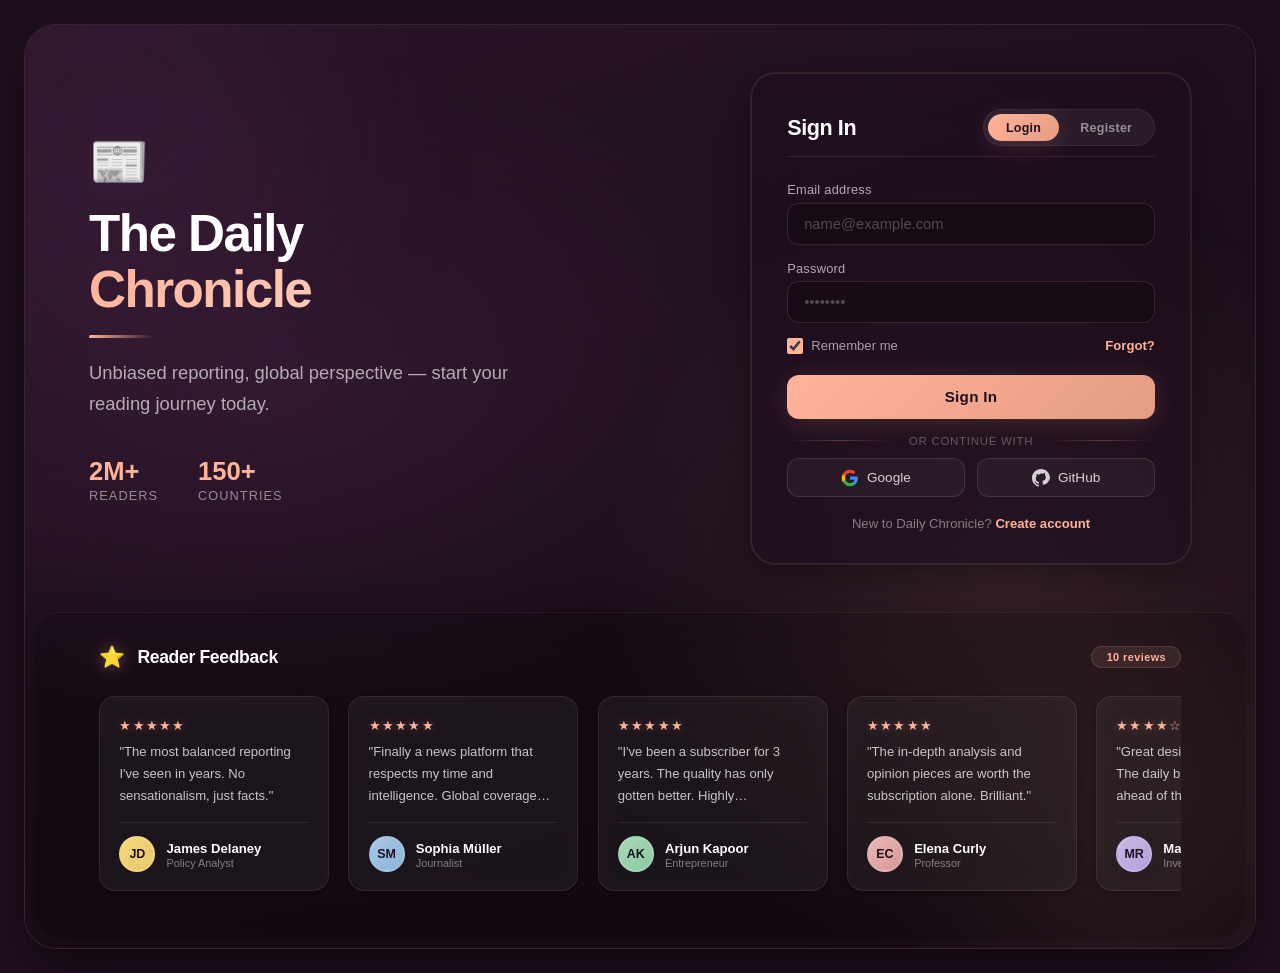
<file: News-Frontend/index.html>
<!DOCTYPE html>
<html lang="en">
<head>
    <meta charset="UTF-8" />
    <meta name="viewport" content="width=device-width, initial-scale=1.0, viewport-fit=cover" />
    <title>The Daily Chronicle • Secure Portal</title>
    <link rel="stylesheet" href="style.css" />
    <link rel="icon" type="image/svg+xml" href="favicon2.svg">
    <link rel="icon" type="image/x-icon" href="favicon.ico">
<base target="_blank">
</head>
<body>
    <div class="page-wrapper">

        <div class="bg-layer"></div>
        <div class="bg-orb orb-1"></div>
        <div class="bg-orb orb-2"></div>

        <div class="main-content">

            <div class="brand-side">
                <div class="brand-inner">
                    <div class="brand-icon">📰</div>
                    <h1>The Daily <span>Chronicle</span></h1>
                    <div class="brand-divider"></div>
                    <p class="brand-tagline">Unbiased reporting, global perspective — start your reading journey today.</p>
                    <div class="brand-stats">
                        <div class="stat">
                            <span class="stat-num">2M+</span>
                            <span class="stat-label">Readers</span>
                        </div>
                        <div class="stat">
                            <span class="stat-num">150+</span>
                            <span class="stat-label">Countries</span>
                        </div>
                    </div>
                </div>
            </div>

            <div class="auth-wrapper">
                <div class="auth-card">

                    <div class="auth-header">
                        <h2 id="formTitle">Sign In</h2>
                        <div class="toggle-group">
                            <button class="toggle-btn active" id="loginTab" data-form="login">Login</button>
                            <button class="toggle-btn" id="registerTab" data-form="register">Register</button>
                        </div>
                    </div>

                    <div id="loginSection">
                        <form id="loginForm" class="auth-form" novalidate>
                            <div class="input-group">
                                <label>Email address</label>
                                <input type="email" id="loginEmail" required placeholder="name@example.com" autocomplete="email" />
                            </div>
                            <div class="input-group">
                                <label>Password</label>
                                <input type="password" id="loginPassword" required placeholder="••••••••" autocomplete="current-password" />
                            </div>
                            <div class="form-row">
                                <label class="remember-me">
                                    <input type="checkbox" checked /> Remember me
                                </label>
                                <a href="#" id="linkToForgot" class="forgot-link">Forgot?</a>
                            </div>
                            <button type="submit" class="submit-btn">Sign In</button>
                        </form>

                        <div id="socialWrapper">
                            <div class="divider"><span>or continue with</span></div>
                            <div class="oauth-container">
                                <a href="#" data-oauth-provider="google" class="oauth-btn google-btn">
                                <svg viewBox="0 0 24 24" width="18" height="18" xmlns="http://www.w3.org/2000/svg">
                                        <path d="M22.56 12.25c0-.78-.07-1.53-.2-2.25H12v4.26h5.92c-.26 1.37-1.04 2.53-2.21 3.31v2.77h3.57c2.08-1.92 3.28-4.74 3.28-8.09z" fill="#4285F4"/>
                                        <path d="M12 23c2.97 0 5.46-.98 7.28-2.66l-3.57-2.77c-.98.66-2.23 1.06-3.71 1.06-2.86 0-5.29-1.93-6.16-4.53H2.18v2.84C3.99 20.53 7.7 23 12 23z" fill="#34A853"/>
                                        <path d="M5.84 14.09c-.22-.66-.35-1.36-.35-2.09s.13-1.43.35-2.09V7.06H2.18C1.43 8.55 1 10.22 1 12s.43 3.45 1.18 4.94l2.85-2.22.81-.63z" fill="#FBBC05"/>
                                        <path d="M12 5.38c1.62 0 3.06.56 4.21 1.64l3.15-3.15C17.45 2.09 14.97 1 12 1 7.7 1 3.99 3.47 2.18 7.06l3.66 2.84c.87-2.6 3.3-4.52 6.16-4.52z" fill="#EA4335"/>
                                    </svg>
                                    Google
                                </a>
                                <a href="#" data-oauth-provider="github" class="oauth-btn github-btn">
                                    <svg height="18" viewBox="0 0 16 16" width="18" fill="currentColor">
                                        <path d="M8 0C3.58 0 0 3.58 0 8c0 3.54 2.29 6.53 5.47 7.59.4.07.55-.17.55-.38 0-.19-.01-.82-.01-1.49-2.01.37-2.53-.49-2.69-.94-.09-.23-.48-.94-.82-1.13-.28-.15-.68-.52-.01-.53.63-.01 1.08.58 1.23.82.72 1.21 1.87.87 2.33.66.07-.52.28-.87.51-1.07-1.54-.17-3.15-.77-3.15-3.41 0-.75.27-1.37.71-1.85-.07-.17-.31-.88.07-1.83 0 0 .58-.18 1.91.72A6.516 6.516 0 018 4c.53.01 1.07.07 1.57.21 1.33-.91 1.91-.72 1.91-.72.39.95.15 1.66.08 1.83.44.48.71 1.1.71 1.85 0 2.65-1.62 3.24-3.17 3.41.25.21.47.62.47 1.26 0 .91-.01 1.65-.01 1.87 0 .21.15.46.55.38A8.013 8.013 0 0016 8c0-4.42-3.58-8-8-8z" />
                                    </svg>
                                    GitHub
                                </a>
                            </div>
                        </div>

                        <p class="switch-text">
                            New to Daily Chronicle? <a href="#" id="linkToRegister">Create account</a>
                        </p>
                    </div>

                    <div id="registerSection" class="hidden">
                        <form id="registerForm" class="auth-form" novalidate>
                            <div class="input-group">
                                <label>Full name</label>
                                <input type="text" id="regName" required placeholder="John Doe" />
                            </div>
                            <div class="input-group">
                                <label>Email address</label>
                                <input type="email" id="regEmail" required placeholder="name@example.com" />
                            </div>
                            <div class="input-group">
                                <label>Password</label>
                                <input type="password" id="regPassword" required placeholder="Min 8 characters" minlength="8" />
                            </div>
                            <button type="submit" class="submit-btn register-color">Send verification OTP</button>
                        </form>
                        <p class="switch-text">
                            Already registered? <a href="#" id="linkToLogin">Sign in</a>
                        </p>
                    </div>

                    <div id="otpSection" class="hidden">
                        <form id="otpForm" class="auth-form" novalidate>
                            <h2>Verify your email</h2>
                            <p class="otp-instruction">We sent a 4‑digit code to <strong id="targetEmailDisplay"></strong></p>
                            <div class="input-group">
                                <label>Enter OTP</label>
                                <input type="text" id="otpInput" required maxlength="4" placeholder="1234" inputmode="numeric" class="otp-input" />
                            </div>
                            <button type="submit" class="submit-btn otp-color">Create account</button>
                        </form>
                        <p class="switch-text">
                            <a href="#" id="backToRegister">← Change email</a>
                        </p>
                    </div>

                    <div id="forgotSection" class="hidden">
                        <form id="forgotForm" class="auth-form" novalidate>
                            <h2>Reset password</h2>
                            <p class="otp-instruction">Enter your email to receive a recovery code.</p>
                            <div class="input-group">
                                <label>Email address</label>
                                <input type="email" id="forgotEmail" required placeholder="name@example.com" />
                            </div>
                            <button type="submit" class="submit-btn">Send recovery code</button>
                        </form>
                        <p class="switch-text">
                            <a href="#" class="backToLoginClear">← Back to sign in</a>
                        </p>
                    </div>

                    <div id="resetPasswordSection" class="hidden">
                        <form id="resetPasswordForm" class="auth-form" novalidate>
                            <h2>New password</h2>
                            <p class="otp-instruction">Enter the 4‑digit code and your new password.</p>
                            <div class="input-group">
                                <label>OTP</label>
                                <input type="text" id="forgotOtpInput" required maxlength="4" placeholder="1234" inputmode="numeric" class="otp-input" />
                            </div>
                            <div class="input-group">
                                <label>New password</label>
                                <input type="password" id="forgotNewPassword" required placeholder="Min 8 characters" minlength="8" />
                            </div>
                            <button type="submit" class="submit-btn register-color">Update password</button>
                        </form>
                        <p class="switch-text">
                            <a href="#" id="backToForgotInit">← Try another email</a>
                        </p>
                    </div>

                    <div id="authAlert" class="auth-alert hidden"></div>
                </div>
            </div>

        </div>

        <section class="testimonials-section">
            <div class="testimonials-header">
                <span class="header-icon">⭐</span>
                <h3>Reader Feedback</h3>
                <span class="badge">10 reviews</span>
            </div>

            <div class="testimonials-scroll">
                <div class="testimonial-card">
                    <div class="stars">★★★★★</div>
                    <p class="quote">"The most balanced reporting I've seen in years. No sensationalism, just facts."</p>
                    <div class="user">
                        <div class="avatar gold">JD</div>
                        <div class="info"><span class="name">James Delaney</span><span class="role" style="display: block;">Policy Analyst</span></div>
                    </div>
                </div>
                <div class="testimonial-card">
                    <div class="stars">★★★★★</div>
                    <p class="quote">"Finally a news platform that respects my time and intelligence. Global coverage unmatched."</p>
                    <div class="user">
                        <div class="avatar blue">SM</div>
                        <div class="info"><span class="name">Sophia Müller</span><span class="role" style="display: block";>Journalist</span></div>
                    </div>
                </div>
                <div class="testimonial-card">
                    <div class="stars">★★★★★</div>
                    <p class="quote">"I've been a subscriber for 3 years. The quality has only gotten better. Highly recommend."</p>
                    <div class="user">
                        <div class="avatar green">AK</div>
                        <div class="info"><span class="name">Arjun Kapoor</span><span class="role" style="display: block;">Entrepreneur</span></div>
                    </div>
                </div>
                <div class="testimonial-card">
                    <div class="stars">★★★★★</div>
                    <p class="quote">"The in-depth analysis and opinion pieces are worth the subscription alone. Brilliant."</p>
                    <div class="user">
                        <div class="avatar rose">EC</div>
                        <div class="info"><span class="name">Elena Curly</span><span class="role" style="display: block;">Professor</span></div>
                    </div>
                </div>
                <div class="testimonial-card">
                    <div class="stars">★★★★☆</div>
                    <p class="quote">"Great design, great content. The daily briefings keep me ahead of the curve."</p>
                    <div class="user">
                        <div class="avatar purple">MR</div>
                        <div class="info"><span class="name">Marcus Reed</span><span class="role" style="display: block;">Investor</span></div>
                    </div>
                </div>
                <div class="testimonial-card">
                    <div class="stars">★★★★★</div>
                    <p class="quote">"The Chronicle has become my morning ritual. First thing I open with my coffee."</p>
                    <div class="user">
                        <div class="avatar gold">LW</div>
                        <div class="info"><span class="name">Linda Wu</span><span class="role" style="display: block;">Designer</span></div>
                    </div>
                </div>
                <div class="testimonial-card">
                    <div class="stars">★★★★★</div>
                    <p class="quote">"Transparency and commitment to truth — a rare find in today's media landscape."</p>
                    <div class="user">
                        <div class="avatar blue">DR</div>
                        <div class="info"><span class="name">David Richard</span><span class="role" style="display: block;">Lawyer</span></div>
                    </div>
                </div>
                <div class="testimonial-card">
                    <div class="stars">★★★★★</div>
                    <p class="quote">"Best decision I made was switching to SyncRail. No clickbait, just quality."</p>
                    <div class="user">
                        <div class="avatar green">NP</div>
                        <div class="info"><span class="name">Nina Patel</span><span class="role" style="display: block;">Doctor</span></div>
                    </div>
                </div>
                <div class="testimonial-card">
                    <div class="stars">★★★★★</div>
                    <p class="quote">"International coverage is superb. I feel more informed about the world than ever."</p>
                    <div class="user">
                        <div class="avatar rose">TO</div>
                        <div class="info"><span class="name">Tunde Opin</span><span class="role" style="display: block;">Consultant</span></div>
                    </div>
                </div>
                <div class="testimonial-card">
                    <div class="stars">★★★★★</div>
                    <p class="quote">"I've recommended this to all my colleagues. The most reliable news source out there."</p>
                    <div class="user">
                        <div class="avatar purple">HS</div>
                        <div class="info"><span class="name">Hannah Shelby</span><span class="role" style="display: block;">Teacher</span></div>
                    </div>
                </div>
            </div>
        </section>

    </div>

    <script src="config.js"></script>
    <script src="app.js"></script>
</body>
</html>
</file>
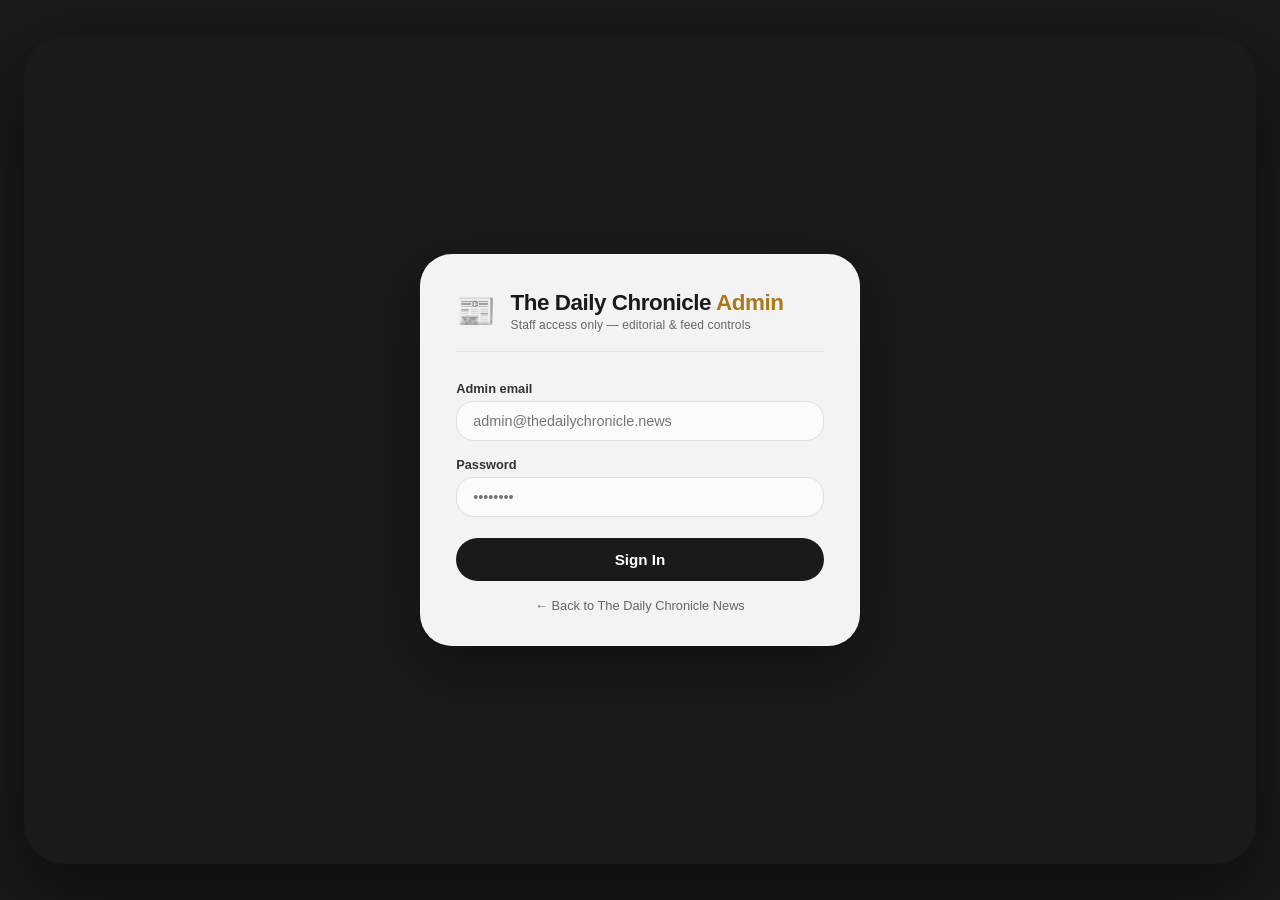
<file: News-Frontend/admin-dashboard.html>
<!DOCTYPE html>
<html lang="en">
<head>
    <meta charset="UTF-8" />
    <meta name="viewport" content="width=device-width, initial-scale=1.0, viewport-fit=cover" />
    <title>The Daily Chronicle • Admin Dashboard</title>
    <link rel="stylesheet" href="admin-dashboard.css" />
    <link rel="icon" type="image/svg+xml" href="favicon2.svg">
    <link rel="icon" type="image/x-icon" href="favicon.ico">
</head>
<body>
    <div class="dash-shell">

        <aside class="sidebar">
            <div class="sidebar-spine">
                <span class="spine-text">The Daily Chronicle&nbsp;ADMIN</span>
            </div>

            <div class="sidebar-body">
                <div class="sidebar-brand">
                    <span class="brand-icon">📰</span>
                    <div>
                        <h1>The Daily Chronicle</h1>
                        <p>Admin Console</p>
                    </div>
                </div>

                <nav class="sidebar-nav">
                    <button class="nav-item active" data-panel="feedHealth">
                        <span class="nav-icon">📡</span> Feed Health
                    </button>
                    <button class="nav-item" data-panel="newsPanel">
                        <span class="nav-icon">📝</span> News Articles
                    </button>
                    <button class="nav-item" data-panel="sourcesPanel">
                        <span class="nav-icon">🔗</span> RSS Sources
                    </button>
                </nav>

                <div class="sidebar-footer">
                    <div class="admin-chip">
                        <span class="admin-chip-avatar">A</span>
                        <span class="admin-chip-email" id="adminEmailChip">admin</span>
                    </div>
                    <button class="logout-btn" id="logoutBtn">Log out</button>
                </div>
            </div>
        </aside>

        <main class="dash-main">


<section class="panel active" id="feedHealth">
    <header class="panel-header">
        <div>
            <h2>Feed Health</h2>
            <p class="panel-sub">Live status of every RSS source being polled</p>
        </div>
        <div style="display: flex; gap: 0.6rem; align-items: center;">
            <button class="primary-btn" id="fetchNowBtn">📡 Fetch News Now</button>
            <button class="ghost-btn" id="refreshHealthBtn">↻ Refresh</button>
        </div>
    </header>

    <div class="stat-row" id="healthStatRow"></div>

    <div class="table-card">
        <table class="data-table" id="healthTable">
            <thead>
                <tr>
                    <th>Feed</th>
                    <th>Status</th>
                    <th>Last checked</th>
                    <th>Detail</th>
                </tr>
            </thead>
            <tbody id="healthTableBody">
                <tr><td colspan="4" class="empty-row">Loading feed health…</td></tr>
            </tbody>
        </table>
    </div>
</section>

            <section class="panel" id="newsPanel">
                <header class="panel-header">
                    <div>
                        <h2>News Articles</h2>
                        <p class="panel-sub">Create, edit or remove articles manually</p>
                    </div>
                    <div style="display: flex; gap: 0.6rem; align-items: center;">
                        <button class="ghost-btn" id="refreshNewsBtn">↻ Refresh</button>
                        <button class="primary-btn" id="addNewsBtn">+ Add article</button>
                    </div>
                </header>

                <div class="table-card">
                    <table class="data-table" id="newsTable">
                        <thead>
                            <tr>
                                <th>Title</th>
                                <th>Category</th>
                                <th>Source</th>
                                <th>Published</th>
                                <th></th>
                            </tr>
                        </thead>
                        <tbody id="newsTableBody">
                            <tr><td colspan="5" class="empty-row">Loading articles…</td></tr>
                        </tbody>
                    </table>
                </div>
            </section>

            <section class="panel" id="sourcesPanel">
                <header class="panel-header">
                    <div>
                        <h2>RSS Sources</h2>
                        <p class="panel-sub">Feeds the aggregator polls for new stories</p>
                    </div>
                    <div style="display: flex; gap: 0.6rem; align-items: center;">
                        <button class="ghost-btn" id="refreshSourcesBtn">↻ Refresh</button>
                        <button class="primary-btn" id="addSourceBtn">+ Add source</button>
                    </div>
                </header>

                <div class="table-card">
                    <table class="data-table" id="sourcesTable">
                        <thead>
                            <tr>
                                <th>Source</th>
                                <th>RSS URL</th>
                                <th>Category</th>
                                <th>Active</th>
                                <th></th>
                            </tr>
                        </thead>
                        <tbody id="sourcesTableBody">
                            <tr><td colspan="5" class="empty-row">Loading sources…</td></tr>
                        </tbody>
                    </table>
                </div>
            </section>

        </main>
    </div>

    <div class="modal-overlay hidden" id="newsModalOverlay">
        <div class="modal-card">
            <div class="modal-header">
                <h3 id="newsModalTitle">Add article</h3>
                <button class="modal-close" data-close="newsModalOverlay">✕</button>
            </div>
            <form id="newsForm">
                <input type="hidden" id="newsId" />
                <div class="input-group">
                    <label>Title</label>
                    <input type="text" id="newsTitle" required placeholder="Headline" />
                </div>
                <div class="input-group">
                    <label>Category</label>
                    <input type="text" id="newsCategory" required placeholder="e.g. Markets, Technology" />
                </div>
                <div class="input-group">
                    <label>Content</label>
                    <textarea id="newsContent" rows="6" required placeholder="Full article body…"></textarea>
                </div>
                <div class="modal-actions">
                    <button type="button" class="ghost-btn" data-close="newsModalOverlay">Cancel</button>
                    <button type="submit" class="primary-btn" id="newsSaveBtn">Save article</button>
                </div>
            </form>
        </div>
    </div>

    <div class="modal-overlay hidden" id="sourceModalOverlay">
        <div class="modal-card">
            <div class="modal-header">
                <h3 id="sourceModalTitle">Add source</h3>
                <button class="modal-close" data-close="sourceModalOverlay">✕</button>
            </div>
            <form id="sourceForm">
                <input type="hidden" id="sourceId" />
                <div class="input-group">
                    <label>Source name</label>
                    <input type="text" id="sourceName" required placeholder="e.g. TechCrunch" />
                </div>
                <div class="input-group">
                    <label>RSS URL</label>
                    <input type="url" id="sourceRssUrl" required placeholder="https://example.com/feed" />
                </div>
                <div class="input-group">
                    <label>Category</label>
                    <input type="text" id="sourceCategory" required placeholder="e.g. Technology" />
                </div>
                <div class="input-group input-group--inline">
                    <label class="switch-label">
                        <input type="checkbox" id="sourceActive" checked />
                        Active — poll this feed
                    </label>
                </div>
                <div class="modal-actions">
                    <button type="button" class="ghost-btn" data-close="sourceModalOverlay">Cancel</button>
                    <button type="submit" class="primary-btn" id="sourceSaveBtn">Save source</button>
                </div>
            </form>
        </div>
    </div>

    <div id="dashToast" class="dash-toast hidden"></div>
    <script src="config.js"></script>
    <script src="admin-dashboard.js"></script>
</body>
</html>
</file>
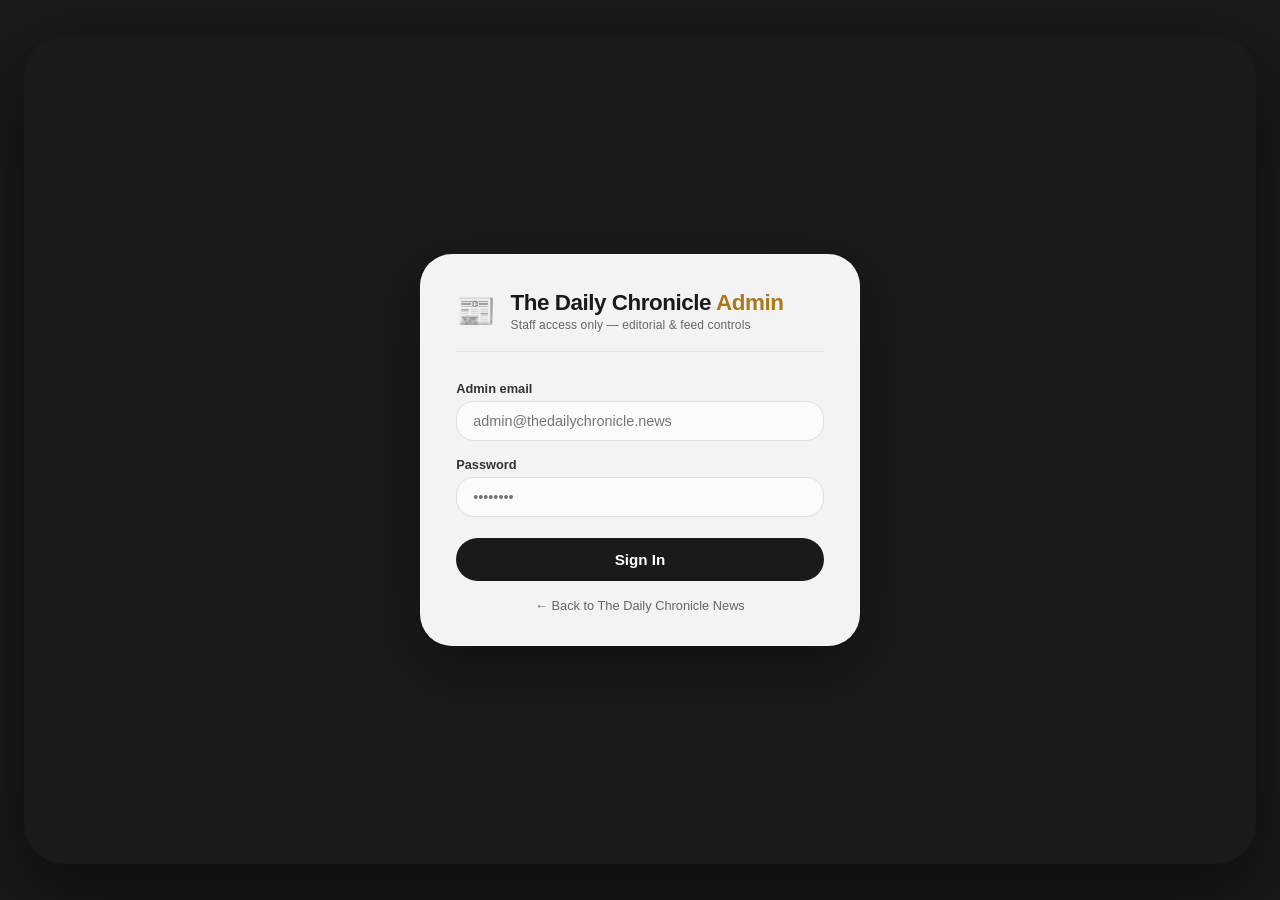
<file: News-Frontend/admin-login.html>
<!DOCTYPE html>
<html lang="en">
<head>
    <meta charset="UTF-8" />
    <meta name="viewport" content="width=device-width, initial-scale=1.0, viewport-fit=cover" />
    <title>The Daily Chronicle • Admin Access</title>
    <link rel="stylesheet" href="admin-login.css" />
    <link rel="icon" type="image/svg+xml" href="favicon2.svg">
    <link rel="icon" type="image/x-icon" href="favicon.ico">
</head>
<body>
    <div class="page-wrapper">
        <div class="bg-layer"></div>

        <div class="admin-login-shell">
            <div class="admin-card">

                <div class="admin-masthead">
                    <span class="masthead-icon">📰</span>
                    <div class="masthead-text">
                        <h1>The Daily Chronicle <span>Admin</span></h1>
                        <p class="masthead-tag">Staff access only — editorial &amp; feed controls</p>
                    </div>
                </div>

                <div id="loginState">
                    <form id="adminLoginForm" novalidate>
                        <div class="input-group">
                            <label for="adminEmail">Admin email</label>
                            <input type="email" id="adminEmail" required placeholder="admin@thedailychronicle.news" autocomplete="username" />
                        </div>
                        <div class="input-group">
                            <label for="adminPassword">Password</label>
                            <input type="password" id="adminPassword" required placeholder="••••••••" autocomplete="current-password" />
                        </div>
                        <button type="submit" class="submit-btn" id="adminLoginBtn">
                            <span class="btn-label">Sign In</span>
                            <span class="btn-spinner hidden"></span>
                        </button>
                    </form>
                    <p class="back-link"><a href="index.html">← Back to The Daily Chronicle News</a></p>
                </div>

                <div id="choiceState" class="hidden">
                    <div class="choice-intro">
                        <span class="role-badge">ADMIN VERIFIED</span>
                        <h2>Welcome back, <span id="adminNameDisplay">Admin</span></h2>
                        <p>Where would you like to go?</p>
                    </div>

                    <div class="choice-grid">
                        <button type="button" class="choice-card" id="goToFeedBtn">
                            <span class="choice-icon">📰</span>
                            <span class="choice-title">Continue to News Feed</span>
                            <span class="choice-desc">Browse The Daily Chronicle as a reader</span>
                        </button>

                        <button type="button" class="choice-card choice-card--admin" id="goToDashboardBtn">
                            <span class="choice-icon">🛠️</span>
                            <span class="choice-title">Continue to Admin Dashboard</span>
                            <span class="choice-desc">Manage feeds, news &amp; sources</span>
                        </button>
                    </div>

                    <button type="button" class="switch-account-btn" id="switchAccountBtn">Sign in with a different account</button>
                </div>

                <div id="adminAlert" class="admin-alert hidden"></div>
            </div>
        </div>
    </div>
    <script src="config.js"></script>
    <script src="admin-login.js"></script>
</body>
</html>
</file>
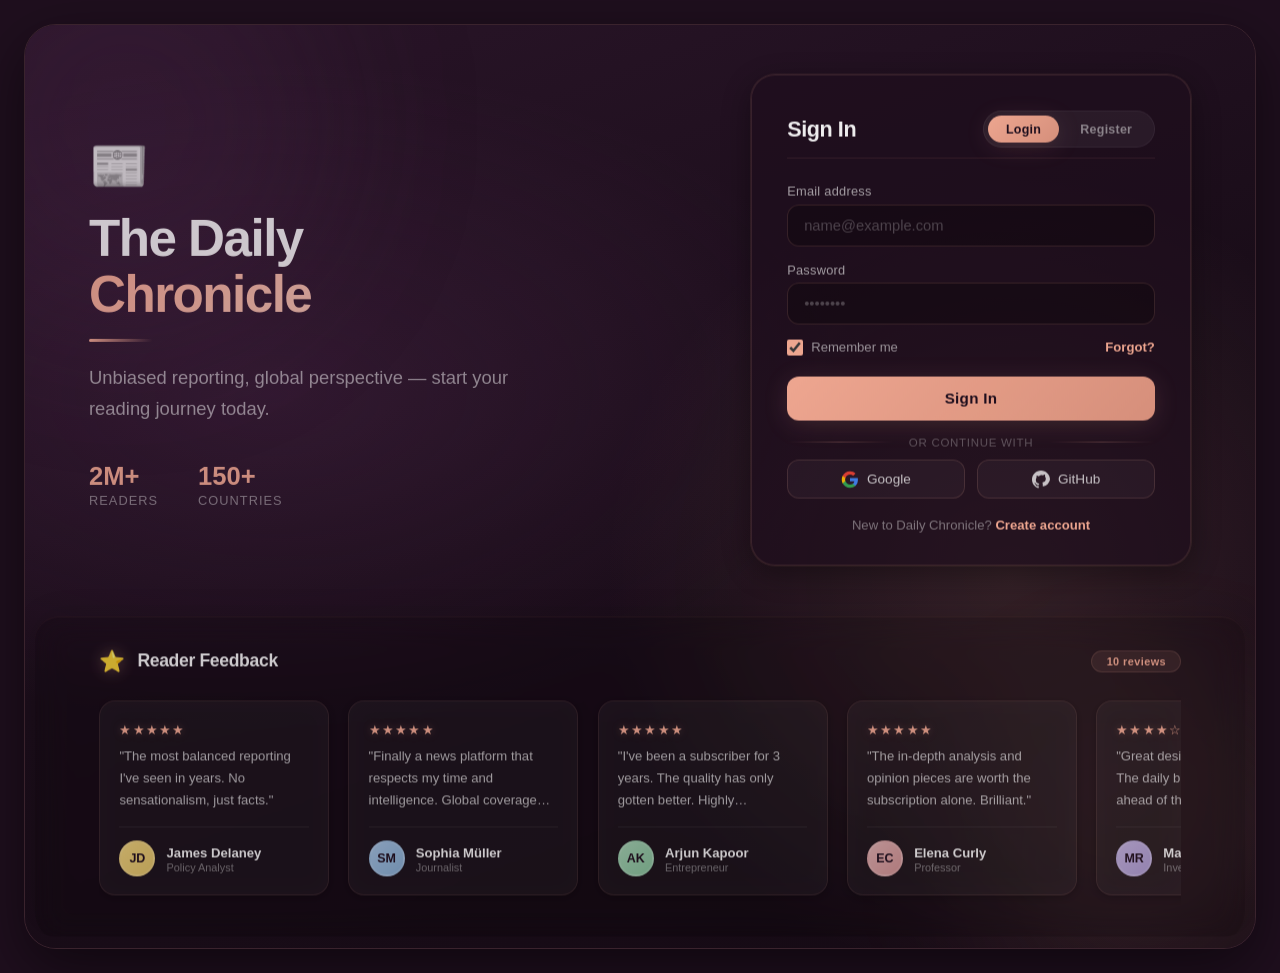
<file: News-Frontend/feed.html>
<!DOCTYPE html>
<html lang="en">
<head>
    <meta charset="UTF-8">
    <meta name="viewport" content="width=device-width, initial-scale=1.0">
    <title>The Daily Chronicle — Your Intelligence Feed</title>
    <link rel="stylesheet" href="feed.css">
    <link rel="stylesheet" href="https://cdnjs.cloudflare.com/ajax/libs/font-awesome/6.4.0/css/all.min.css">
    <link rel="icon" type="image/svg+xml" href="favicon2.svg">
    <link rel="icon" type="image/x-icon" href="favicon.ico">
</head>
<body>
    <div class="site-header-sticky">
    <header class="main-header">
        <div class="nav-container">
            <div class="brand">
                <i class="fa-solid fa-newspaper brand-icon"></i>
                <h1>The Daily <span>Chronicle</span></h1>
            </div>
            
            <div class="search-bar-wrapper">
                <i class="fa-solid fa-magnifying-glass search-icon"></i>
                <input type="text" id="globalSearchInput" placeholder="Search insights, sports events, tech...">
            </div>

            <div class="user-profile-zone">
                <button id="btnSaved" class="btn-logout-client" title="Saved articles"><i class="fa-solid fa-bookmark"></i></button>
                <button id="btnHistory" class="btn-logout-client" title="Reading history"><i class="fa-solid fa-clock-rotate-left"></i></button>
                <span id="userEmailDisplay" class="user-email">reader@chronicle.com</span>
                <button id="btnLogout" class="btn-logout-client"><i class="fa-solid fa-right-from-bracket"></i></button>
            </div>
        </div>
    </header>

    <nav class="category-navbar">
    <div class="categories-wrapper" id="categoryPillsWrapper">
        <button class="category-pill active" data-category="ALL">All Stories</button>
        <button class="category-pill" id="forYouPill" data-category="FORYOU"><i class="fa-solid fa-star"></i> For You</button>
        </div>
</nav>
</div>

    <main class="feed-layout-container">
        <div id="viewModeBanner" class="view-mode-banner hidden">
            <span id="viewModeLabel"></span>
            <button id="btnBackToFeed"><i class="fa-solid fa-arrow-left"></i> Back to feed</button>
        </div>

        <div id="feedLoader" class="loader-container hidden">
            <div class="spinner"></div>
            <p>Syncing latest intelligence nodes...</p>
        </div>

        <div id="newsGridWorkspace" class="news-grid-workspace">
            </div>

        <div class="pagination-panel">
            <button id="btnPrevPage" class="pagination-btn" disabled><i class="fa-solid fa-arrow-left"></i> Previous</button>
            <span id="pageInfoDisplay" class="page-counter-text">Page 1 of 1</span>
            <button id="btnNextPage" class="pagination-btn" disabled>Next <i class="fa-solid fa-arrow-right"></i></button>
        </div>
    </main>

    <div id="aiSummaryModal" class="summary-modal-overlay hidden">
        <div class="summary-modal-card">
            <div class="modal-header">
                <div class="ai-title-group">
                    <i class="fa-solid fa-wand-magic-sparkles ai-sparkle-icon"></i>
                    <h2>AI Engine Executive Summary</h2>
                </div>
                <button id="btnCloseModal" class="btn-close-modal">&times;</button>
            </div>
            <div class="modal-body-content">
                <h3 id="modalArticleTitle" class="modal-target-title">Article Title Placeholder</h3>
                <div class="summary-meta-row">
                    <span id="modalArticleSource" class="meta-badge"><i class="fa-solid fa-globe"></i> Source</span>
                    <span id="modalArticleCategory" class="meta-badge category"><i class="fa-solid fa-layer-group"></i> Category</span>
                </div>
                <hr class="modal-divider">
                <p id="modalAiSummaryText" class="ai-summary-text-render">
                    Fetching generated semantic vectors...
                </p>
            </div>
            <div class="modal-footer-branding">
                <small><i class="fa-solid fa-shield-halved"></i> Powered by SyncRail Core AiSummarizationService</small>
            </div>
        </div>
    </div>
    <script src="config.js"></script>
    <script src="feed.js"></script>
</body>
</html>
</file>
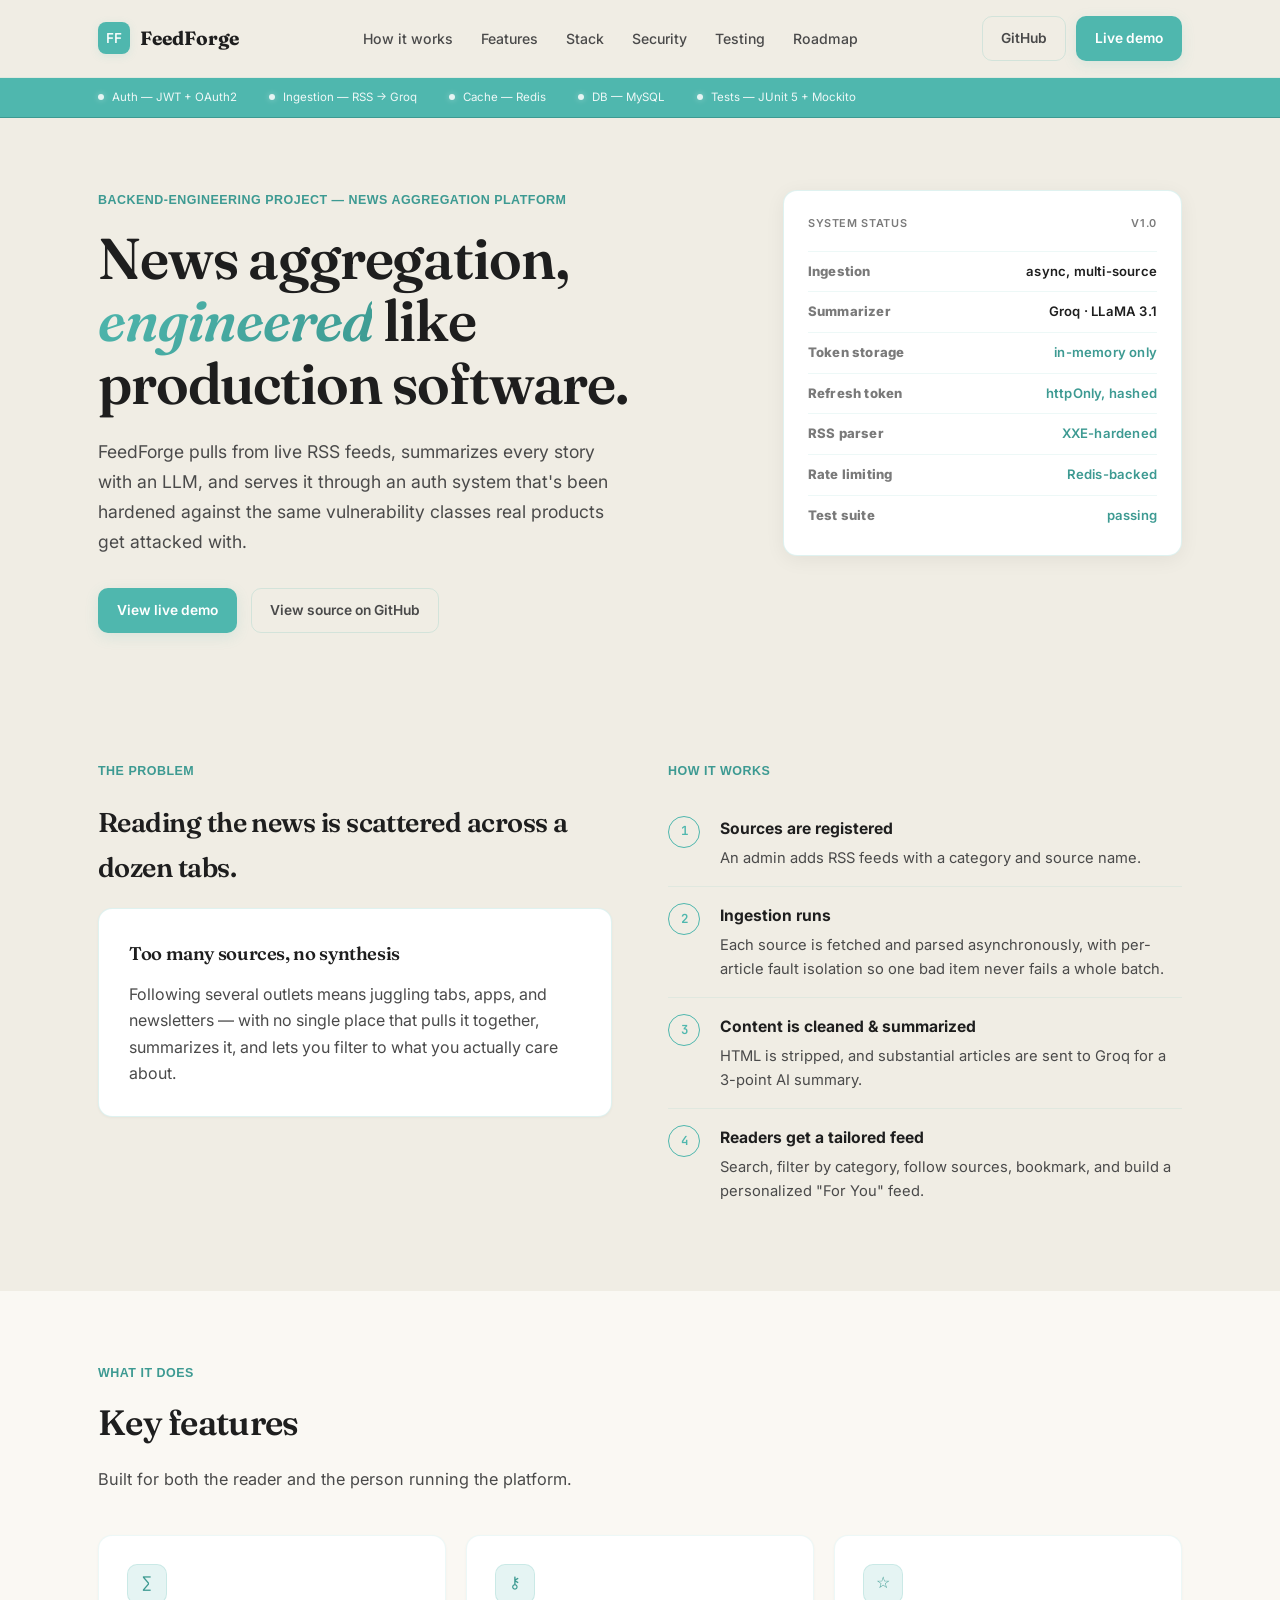
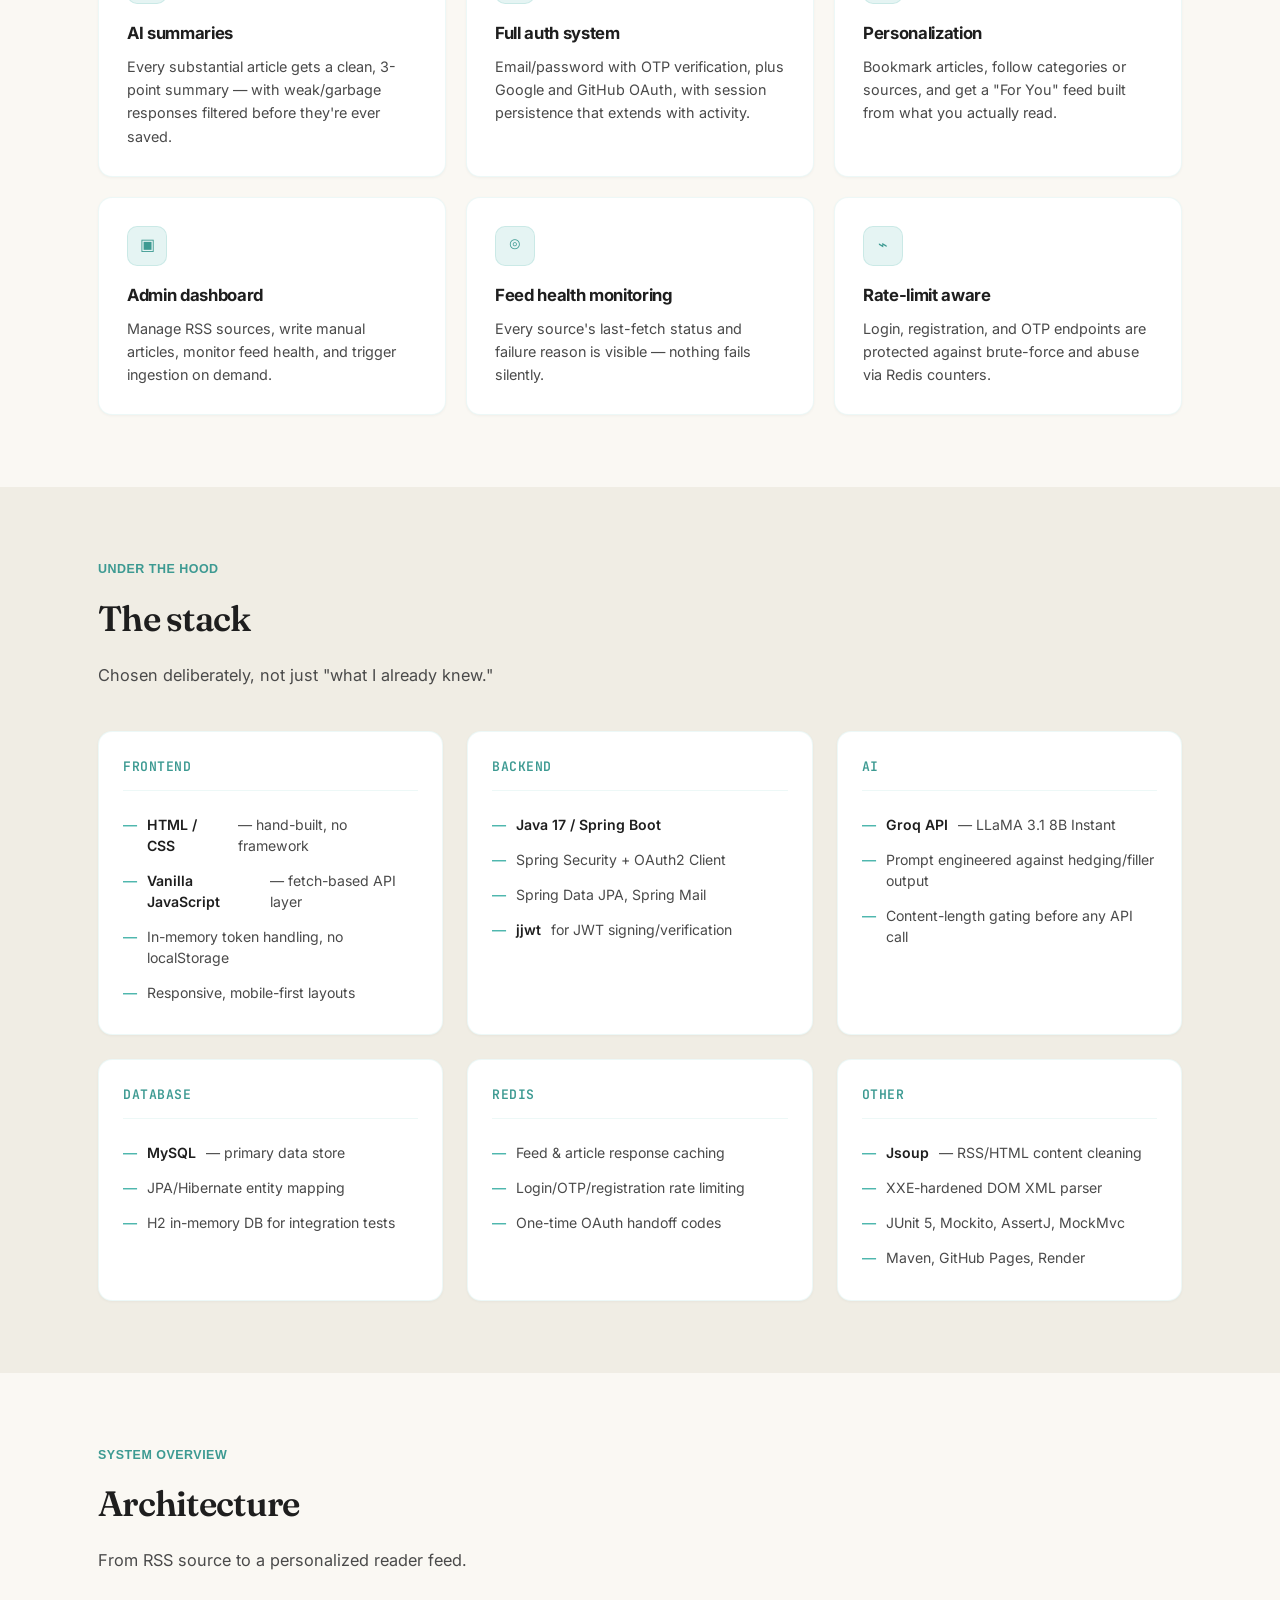
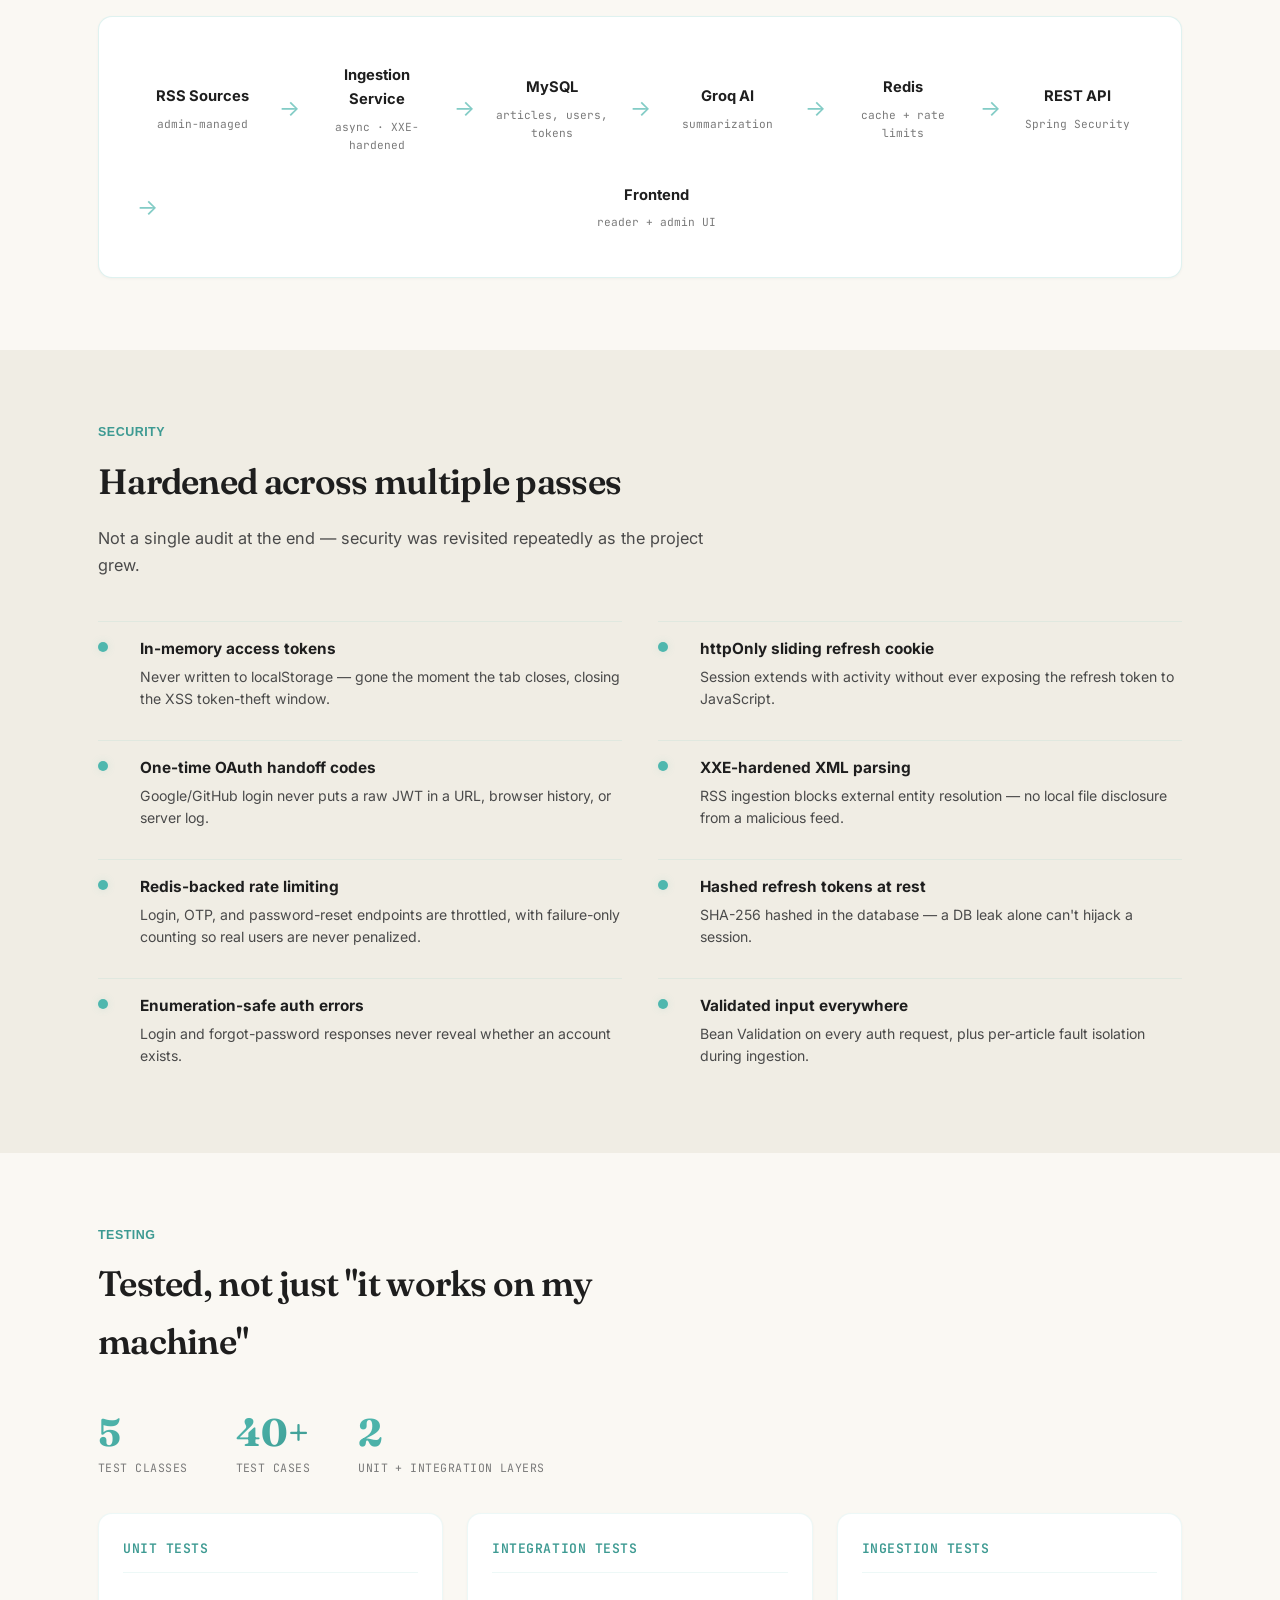
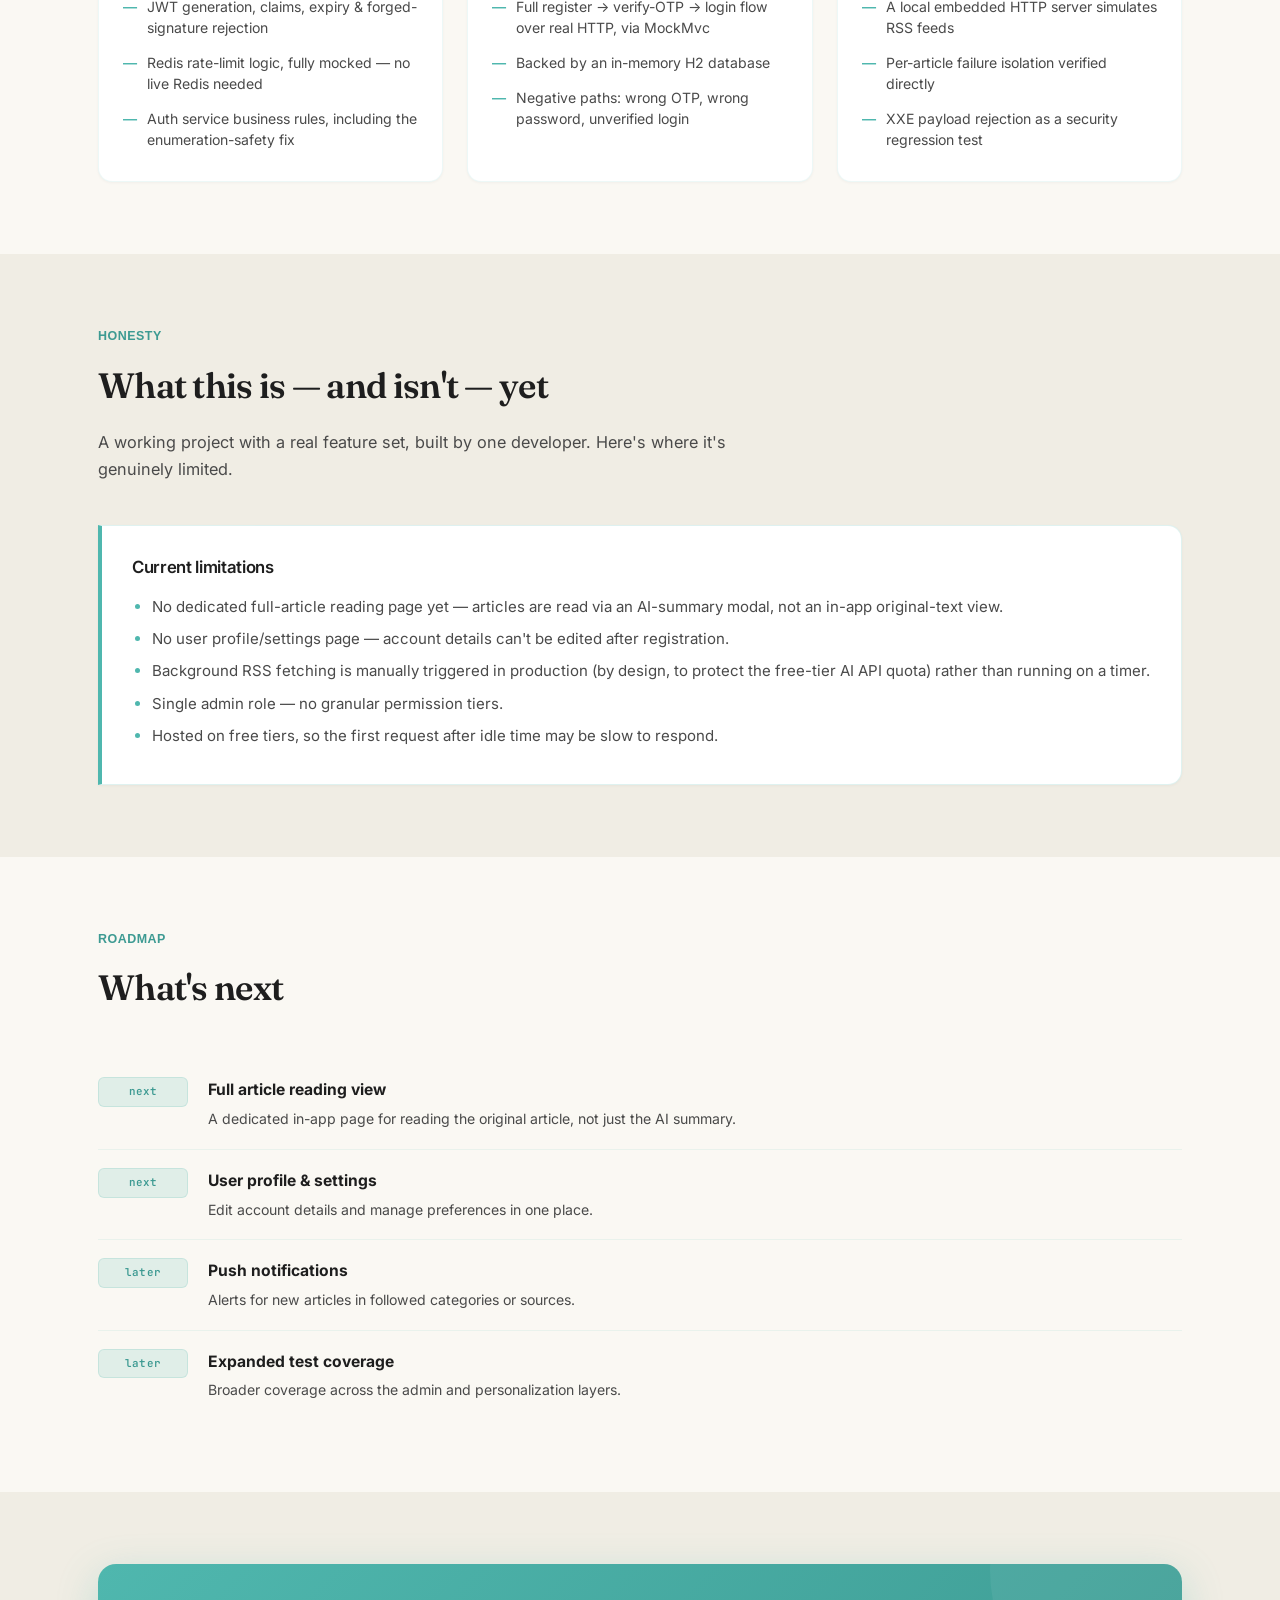
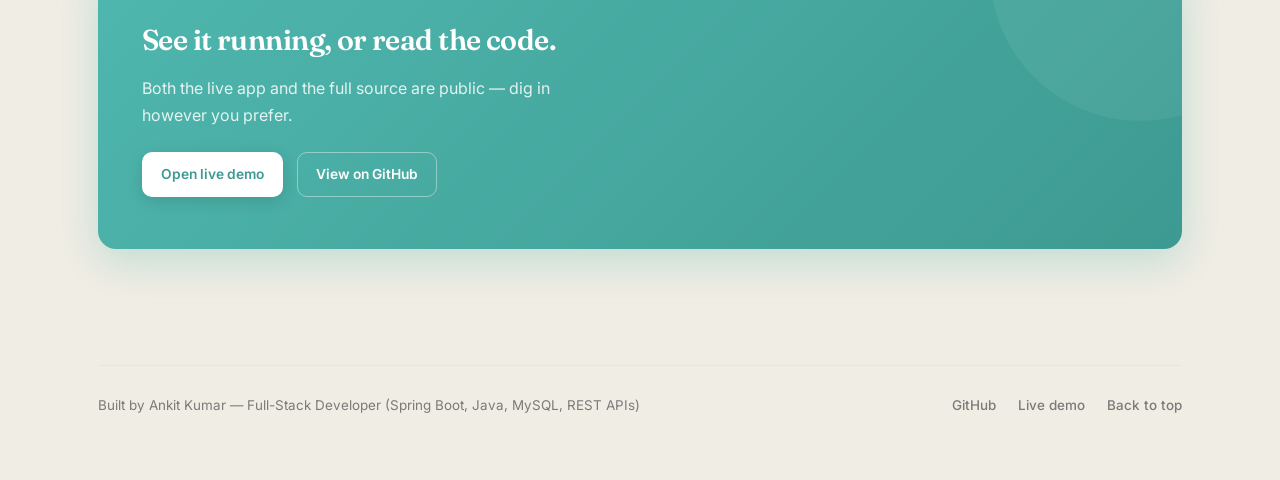
<file: News-Frontend/landing.html>
<!DOCTYPE html>
<html lang="en">
<head>
<meta charset="UTF-8" />
<meta name="viewport" content="width=device-width, initial-scale=1.0, viewport-fit=cover" />
<title>FeedForge — News Aggregation, Engineered</title>
<meta name="description" content="A full-stack news aggregation platform with AI summarization, hardened authentication, and a production-grade security posture. Built by Hamid." />
<link rel="preconnect" href="https://fonts.googleapis.com">
<link rel="preconnect" href="https://fonts.gstatic.com" crossorigin>
<link rel="icon" type="image/svg+xml" href="favicon2.svg">
    <link rel="icon" type="image/x-icon" href="favicon.ico">
<link href="https://fonts.googleapis.com/css2?family=Fraunces:ital,opsz,wght@0,9..144,400;0,9..144,500;0,9..144,600;0,9..144,700;1,9..144,500&family=Inter:wght@400;500;600;700&family=JetBrains+Mono:wght@400;500;600&display=swap" rel="stylesheet">
<style>
  :root{
    --cream:#F0EDE4;
    --cream-dark:#e8e4d8;
    --cream-dim:#ddd8c8;
    --teal:#4fb7ae;
    --teal-deep:#3d9a92;
    --teal-dark:#2e7a73;
    --teal-glow:rgba(79,183,174,0.15);
    --teal-glow-strong:rgba(79,183,174,0.3);
    --ink:#1e1e1e;
    --ink-soft:#4a4a4a;
    --ink-muted:#7a7a7a;
    --white:#ffffff;
    --white-warm:#faf8f3;
    --border:rgba(79,183,174,0.18);
    --border-light:rgba(79,183,174,0.1);
    --shadow-sm:0 1px 3px rgba(0,0,0,0.04);
    --shadow-md:0 4px 20px rgba(0,0,0,0.06);
    --shadow-lg:0 12px 40px rgba(0,0,0,0.08);
    --radius-sm:10px;
    --radius-md:14px;
    --radius-lg:18px;
    --serif:'Fraunces', Georgia, serif;
    --sans:'Inter', -apple-system, BlinkMacSystemFont, sans-serif;
    --mono:'JetBrains Mono', 'SFMono-Regular', Consolas, monospace;
    --maxw:1140px;
    --transition:all 0.25s cubic-bezier(0.4,0,0.2,1);
  }

  *,*::before,*::after{box-sizing:border-box;}
  html{scroll-behavior:smooth; scroll-padding-top:80px;}
  body{
    margin:0;
    background:var(--cream);
    color:var(--ink);
    font-family:var(--sans);
    line-height:1.65;
    -webkit-font-smoothing:antialiased;
    -moz-osx-font-smoothing:grayscale;
  }
  img,svg{display:block; max-width:100%;}
  a{color:inherit; text-decoration:none;}

  .wrap{max-width:var(--maxw); margin:0 auto; padding:0 28px;}

  h1,h2,h3{font-family:var(--serif); font-weight:600; letter-spacing:-0.02em; margin:0;}
  p{margin:0;}

  
  .status-strip{
    background:var(--teal);
    border-bottom:1px solid var(--teal-deep);
  }
  .status-strip .wrap{
    display:flex; flex-wrap:wrap; gap:8px 32px;
    padding:10px 28px;
    font-family: 'Inter', sans-serif;
    font-size:0.72rem;
    color:rgba(255,255,255,0.9);
  }
  .status-strip span{display:flex; align-items:center; gap:8px;}
  .status-strip span::before{
    content:''; width:6px; height:6px; border-radius:50%;
    background:rgba(255,255,255,0.85); flex-shrink:0;
    box-shadow:0 0 6px rgba(255,255,255,0.4);
  }

  
  header{
    position:sticky; top:0; z-index:50;
    background:rgba(240,237,228,0.92);
    backdrop-filter:blur(12px);
    -webkit-backdrop-filter:blur(12px);
    border-bottom:1px solid var(--border-light);
  }
  .nav-row{
    display:flex; align-items:center; justify-content:space-between;
    padding:16px 28px;
  }
  .brand{
    display:flex; align-items:center; gap:10px;
    font-family:var(--serif); font-weight:700; font-size:1.2rem;
    text-decoration:none;
    color:var(--ink);
  }
  .brand-mark{
    width:32px; height:32px; border-radius:8px;
    background:var(--teal); color:var(--white);
    display:flex; align-items:center; justify-content:center;
    font-family:var(--mono); font-size:0.85rem; font-weight:600;
    flex-shrink:0;
    box-shadow:0 2px 8px var(--teal-glow);
  }
  nav.links{display:flex; gap:28px; align-items:center;}
  nav.links a{
    font-size:0.88rem; text-decoration:none; color:var(--ink-soft);
    transition:color .2s, transform .2s;
    position:relative;
    font-weight:500;
  }
  nav.links a::after{
    content:''; position:absolute; bottom:-4px; left:0; width:0; height:2px;
    background:var(--teal); border-radius:2px; transition:width .25s ease;
  }
  nav.links a:hover{color:var(--teal);}
  nav.links a:hover::after{width:100%;}
  .nav-cta{display:flex; gap:10px;}
  .btn{
    display:inline-flex; align-items:center; gap:8px;
    padding:10px 18px; border-radius:var(--radius-sm);
    font-size:0.86rem; font-weight:600; text-decoration:none;
    border:1.5px solid transparent; cursor:pointer;
    transition:var(--transition);
    font-family:var(--sans);
  }
  .btn-primary{
    background:var(--teal); color:var(--white);
    box-shadow:0 4px 14px var(--teal-glow);
  }
  .btn-primary:hover{
    background:var(--teal-deep);
    box-shadow:0 6px 20px var(--teal-glow-strong);
    transform:translateY(-1px);
  }
  .btn-ghost{
    border-color:var(--border); color:var(--ink-soft); background:transparent;
  }
  .btn-ghost:hover{
    border-color:var(--teal); color:var(--teal); background:var(--teal-glow);
  }
  .menu-toggle{
    display:none; background:none; border:1.5px solid var(--border);
    border-radius:var(--radius-sm); width:40px; height:40px; cursor:pointer;
    align-items:center; justify-content:center;
    transition:var(--transition);
  }
  .menu-toggle:hover{border-color:var(--teal);}
  .menu-toggle span, .menu-toggle span::before, .menu-toggle span::after{
    display:block; width:18px; height:2px; background:var(--ink); position:relative;
    transition:var(--transition);
  }
  .menu-toggle span::before, .menu-toggle span::after{
    content:''; position:absolute; width:18px; height:2px; background:var(--ink);
  }
  .menu-toggle span::before{top:-6px;}
  .menu-toggle span::after{top:6px;}

  
  .hero{padding:72px 0 56px;}
  .hero-grid{
    display:grid; grid-template-columns:1.4fr 0.9fr; gap:64px; align-items:start;
  }
  .kicker{
    font-family: 'Manrope', sans-serif;
    font-size: 0.78rem;
    font-weight: 600;
    letter-spacing: 0.04em;
    color:var(--teal-deep); margin-bottom:18px; display:block;
    text-transform:uppercase; font-weight:600;
  }
  .hero h1{font-size:clamp(2.2rem, 4.5vw, 3.6rem); line-height:1.08; max-width:15ch; color:var(--ink);}
  .hero h1 em{
    font-style:italic;
    background:linear-gradient(135deg, var(--teal) 0%, var(--teal-deep) 100%);
    -webkit-background-clip:text; -webkit-text-fill-color:transparent; background-clip:text;
  }
  .hero p.lede{
    margin-top:22px; font-size:1.1rem; color:var(--ink-soft); max-width:48ch; line-height:1.7;
  }
  .hero-cta{display:flex; gap:14px; margin-top:32px; flex-wrap:wrap;}

  .ticket{
    background:var(--white); color:var(--ink);
    border-radius:var(--radius-md); padding:24px 24px 20px;
    /* font-family:var(--mono); font-size:0.78rem; */
    font-family: 'Inter', sans-serif;
font-size: 0.82rem;
font-weight: 800;
letter-spacing: 0.2px;
    border:1px solid var(--border);
    box-shadow:var(--shadow-md);
    transition:var(--transition);
  }
  .ticket:hover{
    box-shadow:var(--shadow-lg), 0 0 0 1px var(--border);
    transform:translateY(-2px);
  }
  .ticket-head{
    font-size:0.68rem; color:var(--ink-muted); letter-spacing:0.06em; margin-bottom:18px;
    display:flex; justify-content:space-between; text-transform:uppercase; font-weight:600;
  }
  .ticket-line{
    display:flex; justify-content:space-between; gap:10px;
    padding:9px 0; border-top:1px solid var(--border-light);
  }
  .ticket-line:first-of-type{border-top:none;}
  .ticket-line .k{color:var(--ink-muted);}
  .ticket-line .v{color:var(--ink); font-weight:600;}
  .ticket-line .v.ok{color:var(--teal-deep);}

  
  section{padding:72px 0;}
  section.alt{background:var(--white-warm);}
  .section-head{max-width:640px; margin-bottom:42px;}
  .section-head .kicker{margin-bottom:10px;}
  .section-head h2{font-size:clamp(1.6rem, 2.8vw, 2.2rem); color:var(--ink);}
  .section-head p{margin-top:14px; color:var(--ink-soft); font-size:1.02rem; line-height:1.65;}

  
  .two-col{display:grid; grid-template-columns:1fr 1fr; gap:56px;}
  .problem-card{
    background:var(--white); border:1px solid var(--border); border-radius:var(--radius-md);
    padding:30px;
    box-shadow:var(--shadow-sm);
    transition:var(--transition);
  }
  .problem-card:hover{
    box-shadow:var(--shadow-md);
    transform:translateY(-2px);
    border-color:var(--teal-glow-strong);
  }
  .problem-card h3{font-size:1.15rem; margin-bottom:12px; color:var(--ink);}
  .problem-card p{color:var(--ink-soft); line-height:1.65;}

  .steps{list-style:none; margin:0; padding:0; counter-reset:step;}
  .steps li{
    counter-increment:step; display:grid; grid-template-columns:36px 1fr;
    gap:16px; padding:16px 0; border-top:1px solid var(--border-light);
    transition:var(--transition);
  }
  .steps li:first-child{border-top:none;}
  .steps li::before{
    content:counter(step);
    font-family:var(--mono); font-size:0.78rem; color:var(--teal);
    border:1.5px solid var(--teal); border-radius:50%;
    width:32px; height:32px; display:flex; align-items:center; justify-content:center;
    font-weight:600; flex-shrink:0;
    transition:var(--transition);
  }
  .steps li:hover::before{
    background:var(--teal); color:var(--white);
    box-shadow:0 2px 10px var(--teal-glow);
  }
  .steps li h4{font-family:var(--sans); font-weight:700; font-size:0.98rem; margin:0 0 5px; color:var(--ink);}
  .steps li p{color:var(--ink-soft); font-size:0.92rem; line-height:1.6;}

  
  .feature-grid{
    display:grid; grid-template-columns:repeat(3, 1fr); gap:20px;
  }
  .feature{
    background:var(--white); padding:28px; border-radius:var(--radius-md);
    border:1px solid var(--border-light);
    box-shadow:var(--shadow-sm);
    transition:var(--transition);
  }
  .feature:hover{
    box-shadow:var(--shadow-md);
    transform:translateY(-4px);
    border-color:var(--teal-glow-strong);
  }
  .feature .icon{
    width:40px; height:40px; border-radius:10px; background:var(--teal-glow);
    display:flex; align-items:center; justify-content:center; margin-bottom:16px;
    font-family:var(--mono); font-size:1rem; color:var(--teal-deep);
    border:1px solid var(--border);
    transition:var(--transition);
  }
  .feature:hover .icon{
    background:var(--teal); color:var(--white);
    box-shadow:0 4px 12px var(--teal-glow);
  }
  .feature h3{font-size:1.05rem; font-family:var(--sans); font-weight:700; margin-bottom:8px; color:var(--ink);}
  .feature p{font-size:0.9rem; color:var(--ink-soft); line-height:1.6;}

  
  .stack-grid{display:grid; grid-template-columns:repeat(3, 1fr); gap:24px;}
  .stack-col{
    background:var(--white); border:1px solid var(--border-light); border-radius:var(--radius-md); padding:24px;
    box-shadow:var(--shadow-sm);
    transition:var(--transition);
  }
  .stack-col:hover{
    box-shadow:var(--shadow-md);
    transform:translateY(-2px);
    border-color:var(--teal-glow-strong);
  }
  .stack-col h3{
    font-family:var(--mono); font-size:0.82rem; color:var(--teal-deep);
    margin-bottom:16px; padding-bottom:12px; border-bottom:1.5px solid var(--border-light);
    text-transform:uppercase; letter-spacing:0.04em;
  }
  .stack-col ul{list-style:none; margin:0; padding:0;}
  .stack-col li{
    font-size:0.88rem; padding:7px 0; color:var(--ink-soft);
    display:flex; align-items:baseline; gap:10px; line-height:1.5;
  }
  .stack-col li::before{content:'—'; color:var(--teal); flex-shrink:0; font-weight:600;}
  .stack-col li b{color:var(--ink); font-weight:600;}

  
  .arch-flow{
    display:flex; flex-wrap:wrap; align-items:stretch; gap:0;
    background:var(--white); border:1px solid var(--border); border-radius:var(--radius-md); padding:32px;
    box-shadow:var(--shadow-sm);
  }
  .arch-node{
    flex:1 1 140px; padding:14px; text-align:center;
    display:flex; flex-direction:column; align-items:center; justify-content:center; gap:6px;
  }
  .arch-node .label{font-weight:700; font-size:0.92rem; color:var(--ink);}
  .arch-node .sub{font-family:var(--mono); font-size:0.7rem; color:var(--ink-muted);}
  .arch-arrow{
    display:flex; align-items:center; justify-content:center;
    color:var(--teal); font-size:1.4rem; flex:0 0 auto; padding:0 6px;
    opacity:0.7;
  }

  
  .sec-list{display:grid; grid-template-columns:1fr 1fr; gap:16px 36px;}
  .sec-item{
    display:grid; grid-template-columns:28px 1fr; gap:14px; padding:14px 0;
    border-top:1px solid var(--border-light);
    transition:var(--transition);
  }
  .sec-item:hover{padding-left:4px;}
  .sec-item .dot{
    width:10px; height:10px; border-radius:50%; background:var(--teal); margin-top:6px;
    box-shadow:0 0 8px var(--teal-glow); flex-shrink:0;
  }
  .sec-item h4{font-size:0.96rem; font-weight:700; margin:0 0 5px; color:var(--ink);}
  .sec-item p{font-size:0.88rem; color:var(--ink-soft); line-height:1.55;}

  
  .test-stats{display:flex; gap:48px; flex-wrap:wrap; margin-bottom:36px;}
  .test-stat .num{
    font-family:var(--serif); font-size:2.4rem; font-weight:700;
    background:linear-gradient(135deg, var(--teal) 0%, var(--teal-deep) 100%);
    -webkit-background-clip:text; -webkit-text-fill-color:transparent; background-clip:text;
    line-height:1;
  }
  .test-stat .label{font-family:var(--mono); font-size:0.72rem; color:var(--ink-muted); letter-spacing:0.04em; margin-top:6px;}

  
  .honest-box{
    background:var(--white); border:1px solid var(--border); border-left:4px solid var(--teal);
    border-radius:0 var(--radius-md) var(--radius-md) 0; padding:28px 30px;
    box-shadow:var(--shadow-sm);
    transition:var(--transition);
  }
  .honest-box:hover{
    box-shadow:var(--shadow-md);
    transform:translateX(2px);
  }
  .honest-box h3{font-family:var(--sans); font-size:1.05rem; margin-bottom:14px; color:var(--ink);}
  .honest-box ul{margin:0; padding-left:20px; color:var(--ink-soft); font-size:0.94rem;}
  .honest-box li{margin-bottom:8px; line-height:1.6;}
  .honest-box li::marker{color:var(--teal);}

  
  .roadmap{list-style:none; margin:0; padding:0;}
  .roadmap li{
    display:grid; grid-template-columns:90px 1fr; gap:20px;
    padding:18px 0; border-top:1px solid var(--border-light);
    transition:var(--transition);
  }
  .roadmap li:hover{padding-left:4px;}
  .roadmap li:first-child{border-top:none;}
  .roadmap .tag{
    font-family:var(--mono); font-size:0.68rem; color:var(--teal-deep);
    background:var(--teal-glow); border-radius:6px; height:fit-content; padding:5px 10px; text-align:center;
    font-weight:600; letter-spacing:0.02em; border:1px solid var(--border);
  }
  .roadmap h4{font-size:0.98rem; font-weight:700; margin:0 0 5px; font-family:var(--sans); color:var(--ink);}
  .roadmap p{font-size:0.88rem; color:var(--ink-soft); line-height:1.6;}

  
  .cta-band{
    background:linear-gradient(135deg, var(--teal) 0%, var(--teal-deep) 100%);
    color:var(--white); border-radius:var(--radius-lg);
    padding:52px 44px;
    display:flex; justify-content:space-between; align-items:center; gap:32px; flex-wrap:wrap;
    box-shadow:0 12px 40px var(--teal-glow-strong);
    position:relative; overflow:hidden;
  }
  .cta-band::before{
    content:''; position:absolute; top:-50%; right:-10%; width:300px; height:300px;
    background:rgba(255,255,255,0.06); border-radius:50%; pointer-events:none;
  }
  .cta-band h2{color:var(--white); font-size:1.8rem; max-width:22ch; position:relative; z-index:1;}
  .cta-band p{color:rgba(255,255,255,0.85); margin-top:12px; max-width:42ch; position:relative; z-index:1;}
  .cta-band .hero-cta{margin-top:24px; position:relative; z-index:1;}
  .cta-band .btn-primary{background:var(--white); color:var(--teal-deep); box-shadow:0 4px 16px rgba(0,0,0,0.12);}
  .cta-band .btn-primary:hover{background:var(--cream); color:var(--teal-dark);}
  .cta-band .btn-ghost{border-color:rgba(255,255,255,0.4); color:var(--white);}
  .cta-band .btn-ghost:hover{border-color:var(--white); background:rgba(255,255,255,0.1);}

  
  footer{padding:44px 0 64px;}
  .foot-row{
    display:flex; justify-content:space-between; align-items:center;
    flex-wrap:wrap; gap:16px; padding-top:28px; border-top:1.5px solid var(--border-light);
  }
  .foot-row p{font-size:0.84rem; color:var(--ink-muted);}
  .foot-links{display:flex; gap:22px;}
  .foot-links a{font-size:0.84rem; text-decoration:none; color:var(--ink-muted); transition:color .2s; font-weight:500;}
  .foot-links a:hover{color:var(--teal);}

  
  @media (max-width:980px){
    .hero-grid{grid-template-columns:1fr; gap:48px;}
    .two-col{grid-template-columns:1fr; gap:40px;}
    .feature-grid{grid-template-columns:repeat(2,1fr);}
    .stack-grid{grid-template-columns:repeat(2,1fr);}
    .sec-list{grid-template-columns:1fr;}
    .arch-flow{flex-direction:column; gap:8px;}
    .arch-arrow{transform:rotate(90deg); padding:4px 0;}
    .cta-band{padding:40px 32px;}
  }
  @media (max-width:720px){
    nav.links{display:none;}
    .menu-toggle{display:flex;}
    .nav-cta .btn-ghost{display:none;}
    .feature-grid{grid-template-columns:1fr;}
    .stack-grid{grid-template-columns:1fr;}
    .cta-band{flex-direction:column; align-items:flex-start; padding:36px 24px;}
    .roadmap li{grid-template-columns:1fr;}
    .roadmap .tag{width:fit-content;}
    .test-stats{gap:28px;}
    .hero{padding:48px 0 40px;}
    section{padding:52px 0;}
    .wrap{padding:0 20px;}
    .nav-row{padding:14px 20px;}
    .status-strip .wrap{padding:10px 20px;}
  }
  @media (max-width:480px){
    .hero h1{font-size:2rem;}
    .hero p.lede{font-size:1rem;}
    .ticket{padding:20px 18px;}
    .problem-card{padding:22px;}
    .feature{padding:22px;}
    .stack-col{padding:20px;}
    .honest-box{padding:22px 20px;}
    .cta-band h2{font-size:1.5rem;}
    .section-head h2{font-size:1.4rem;}
    .test-stat .num{font-size:2rem;}
    .foot-row{flex-direction:column; align-items:flex-start;}
  }

  .hidden{display:none !important;}
  [data-reveal]{opacity:0; transform:translateY(18px); transition:opacity .7s ease, transform .7s ease;}
  [data-reveal].in{opacity:1; transform:translateY(0);}
</style>
<!-- <base target="_blank"> -->
</head>
<body>

<header>
  <div class="nav-row wrap">
    <a href="#top" class="brand">
      <span class="brand-mark">FF</span>
      FeedForge
    </a>
    <nav class="links">
      <a href="#how-it-works">How it works</a>
      <a href="#features">Features</a>
      <a href="#stack">Stack</a>
      <a href="#security">Security</a>
      <a href="#testing">Testing</a>
      <a href="#roadmap">Roadmap</a>
    </nav>
    <div class="nav-cta">
      <a class="btn btn-ghost" href="https://github.com/Ankit-0909/Daily-Chronicle" id="githubLinkTop" target="_blank" rel="noopener">GitHub</a>
      <a class="btn btn-primary" href="https://ankit-0909.github.io/Daily-Chronicle/" id="liveLinkTop" target="_blank" rel="noopener">Live demo</a>
    </div>
    <button class="menu-toggle" id="menuToggle" aria-label="Toggle menu"><span></span></button>
  </div>
  <nav class="links" id="mobileMenu" style="display:none; flex-direction:column; padding:0 28px 18px; gap:16px;">
    <a href="#how-it-works">How it works</a>
    <a href="#features">Features</a>
    <a href="#stack">Stack</a>
    <a href="#security">Security</a>
    <a href="#testing">Testing</a>
    <a href="#roadmap">Roadmap</a>
    <a href="https://github.com/Ankit-0909/Daily-Chronicle" id="githubLinkMobile" target="_blank" rel="noopener">GitHub repo</a>
  </nav>
</header>

<div class="status-strip">
  <div class="wrap">
    <span>Auth — JWT + OAuth2</span>
    <span>Ingestion — RSS → Groq</span>
    <span>Cache — Redis</span>
    <span>DB — MySQL</span>
    <span>Tests — JUnit 5 + Mockito</span>
  </div>
</div>

<main id="top">

  
  <section class="hero">
    <div class="wrap hero-grid">
      <div data-reveal>
        <span class="kicker">backend-engineering project — news aggregation platform</span>
        <h1>News aggregation, <em>engineered</em> like production software.</h1>
        <p class="lede">FeedForge pulls from live RSS feeds, summarizes every story with an LLM, and serves it through an auth system that's been hardened against the same vulnerability classes real products get attacked with.</p>
        <div class="hero-cta">
          <a class="btn btn-primary" href="https://ankit-0909.github.io/Daily-Chronicle/" id="liveLinkHero" target="_blank" rel="noopener">View live demo</a>
          <a class="btn btn-ghost" href="https://github.com/Ankit-0909/Daily-Chronicle" id="githubLinkHero" target="_blank" rel="noopener">View source on GitHub</a>
        </div>
      </div>
      <div class="ticket" data-reveal>
        <div class="ticket-head"><span>SYSTEM STATUS</span><span>v1.0</span></div>
        <div class="ticket-line"><span class="k">Ingestion</span><span class="v">async, multi-source</span></div>
        <div class="ticket-line"><span class="k">Summarizer</span><span class="v">Groq · LLaMA 3.1</span></div>
        <div class="ticket-line"><span class="k">Token storage</span><span class="v ok">in-memory only</span></div>
        <div class="ticket-line"><span class="k">Refresh token</span><span class="v ok">httpOnly, hashed</span></div>
        <div class="ticket-line"><span class="k">RSS parser</span><span class="v ok">XXE-hardened</span></div>
        <div class="ticket-line"><span class="k">Rate limiting</span><span class="v ok">Redis-backed</span></div>
        <div class="ticket-line"><span class="k">Test suite</span><span class="v ok">passing</span></div>
      </div>
    </div>
  </section>

  
  <section id="how-it-works">
    <div class="wrap">
      <div class="two-col">
        <div data-reveal>
          <span class="kicker">the problem</span>
          <h2 style="font-size:1.7rem; margin-bottom:18px;">Reading the news is scattered across a dozen tabs.</h2>
          <div class="problem-card">
            <h3>Too many sources, no synthesis</h3>
            <p>Following several outlets means juggling tabs, apps, and newsletters — with no single place that pulls it together, summarizes it, and lets you filter to what you actually care about.</p>
          </div>
        </div>
        <div data-reveal>
          <span class="kicker">how it works</span>
          <ol class="steps">
            <li><div><h4>Sources are registered</h4><p>An admin adds RSS feeds with a category and source name.</p></div></li>
            <li><div><h4>Ingestion runs</h4><p>Each source is fetched and parsed asynchronously, with per-article fault isolation so one bad item never fails a whole batch.</p></div></li>
            <li><div><h4>Content is cleaned & summarized</h4><p>HTML is stripped, and substantial articles are sent to Groq for a 3-point AI summary.</p></div></li>
            <li><div><h4>Readers get a tailored feed</h4><p>Search, filter by category, follow sources, bookmark, and build a personalized "For You" feed.</p></div></li>
          </ol>
        </div>
      </div>
    </div>
  </section>


  <section class="alt" id="features">
    <div class="wrap">
      <div class="section-head" data-reveal>
        <span class="kicker">what it does</span>
        <h2>Key features</h2>
        <p>Built for both the reader and the person running the platform.</p>
      </div>
      <div class="feature-grid" data-reveal>
        <div class="feature"><div class="icon">∑</div><h3>AI summaries</h3><p>Every substantial article gets a clean, 3-point summary — with weak/garbage responses filtered before they're ever saved.</p></div>
        <div class="feature"><div class="icon">⚷</div><h3>Full auth system</h3><p>Email/password with OTP verification, plus Google and GitHub OAuth, with session persistence that extends with activity.</p></div>
        <div class="feature"><div class="icon">☆</div><h3>Personalization</h3><p>Bookmark articles, follow categories or sources, and get a "For You" feed built from what you actually read.</p></div>
        <div class="feature"><div class="icon">▣</div><h3>Admin dashboard</h3><p>Manage RSS sources, write manual articles, monitor feed health, and trigger ingestion on demand.</p></div>
        <div class="feature"><div class="icon">◎</div><h3>Feed health monitoring</h3><p>Every source's last-fetch status and failure reason is visible — nothing fails silently.</p></div>
        <div class="feature"><div class="icon">⌁</div><h3>Rate-limit aware</h3><p>Login, registration, and OTP endpoints are protected against brute-force and abuse via Redis counters.</p></div>
      </div>
    </div>
  </section>

  
  <section id="stack">
    <div class="wrap">
      <div class="section-head" data-reveal>
        <span class="kicker">under the hood</span>
        <h2>The stack</h2>
        <p>Chosen deliberately, not just "what I already knew."</p>
      </div>
      <div class="stack-grid" data-reveal>
        <div class="stack-col">
          <h3>Frontend</h3>
          <ul>
            <li><b>HTML / CSS</b> — hand-built, no framework</li>
            <li><b>Vanilla JavaScript</b> — fetch-based API layer</li>
            <li>In-memory token handling, no localStorage</li>
            <li>Responsive, mobile-first layouts</li>
          </ul>
        </div>
        <div class="stack-col">
          <h3>Backend</h3>
          <ul>
            <li><b>Java 17 / Spring Boot</b></li>
            <li>Spring Security + OAuth2 Client</li>
            <li>Spring Data JPA, Spring Mail</li>
            <li><b>jjwt</b> for JWT signing/verification</li>
          </ul>
        </div>
        <div class="stack-col">
          <h3>AI</h3>
          <ul>
            <li><b>Groq API</b> — LLaMA 3.1 8B Instant</li>
            <li>Prompt engineered against hedging/filler output</li>
            <li>Content-length gating before any API call</li>
          </ul>
        </div>
        <div class="stack-col">
          <h3>Database</h3>
          <ul>
            <li><b>MySQL</b> — primary data store</li>
            <li>JPA/Hibernate entity mapping</li>
            <li>H2 in-memory DB for integration tests</li>
          </ul>
        </div>
        <div class="stack-col">
          <h3>Redis</h3>
          <ul>
            <li>Feed & article response caching</li>
            <li>Login/OTP/registration rate limiting</li>
            <li>One-time OAuth handoff codes</li>
          </ul>
        </div>
        <div class="stack-col">
          <h3>Other</h3>
          <ul>
            <li><b>Jsoup</b> — RSS/HTML content cleaning</li>
            <li>XXE-hardened DOM XML parser</li>
            <li>JUnit 5, Mockito, AssertJ, MockMvc</li>
            <li>Maven, GitHub Pages, Render</li>
          </ul>
        </div>
      </div>
    </div>
  </section>

  
  <section class="alt" id="architecture">
    <div class="wrap">
      <div class="section-head" data-reveal>
        <span class="kicker">system overview</span>
        <h2>Architecture</h2>
        <p>From RSS source to a personalized reader feed.</p>
      </div>
      <div class="arch-flow" data-reveal>
        <div class="arch-node"><div class="label">RSS Sources</div><div class="sub">admin-managed</div></div>
        <div class="arch-arrow">→</div>
        <div class="arch-node"><div class="label">Ingestion Service</div><div class="sub">async · XXE-hardened</div></div>
        <div class="arch-arrow">→</div>
        <div class="arch-node"><div class="label">MySQL</div><div class="sub">articles, users, tokens</div></div>
        <div class="arch-arrow">→</div>
        <div class="arch-node"><div class="label">Groq AI</div><div class="sub">summarization</div></div>
        <div class="arch-arrow">→</div>
        <div class="arch-node"><div class="label">Redis</div><div class="sub">cache + rate limits</div></div>
        <div class="arch-arrow">→</div>
        <div class="arch-node"><div class="label">REST API</div><div class="sub">Spring Security</div></div>
        <div class="arch-arrow">→</div>
        <div class="arch-node"><div class="label">Frontend</div><div class="sub">reader + admin UI</div></div>
      </div>
    </div>
  </section>

  
  <section id="security">
    <div class="wrap">
      <div class="section-head" data-reveal>
        <span class="kicker">security</span>
        <h2>Hardened across multiple passes</h2>
        <p>Not a single audit at the end — security was revisited repeatedly as the project grew.</p>
      </div>
      <div class="sec-list" data-reveal>
        <div class="sec-item"><div class="dot"></div><div><h4>In-memory access tokens</h4><p>Never written to localStorage — gone the moment the tab closes, closing the XSS token-theft window.</p></div></div>
        <div class="sec-item"><div class="dot"></div><div><h4>httpOnly sliding refresh cookie</h4><p>Session extends with activity without ever exposing the refresh token to JavaScript.</p></div></div>
        <div class="sec-item"><div class="dot"></div><div><h4>One-time OAuth handoff codes</h4><p>Google/GitHub login never puts a raw JWT in a URL, browser history, or server log.</p></div></div>
        <div class="sec-item"><div class="dot"></div><div><h4>XXE-hardened XML parsing</h4><p>RSS ingestion blocks external entity resolution — no local file disclosure from a malicious feed.</p></div></div>
        <div class="sec-item"><div class="dot"></div><div><h4>Redis-backed rate limiting</h4><p>Login, OTP, and password-reset endpoints are throttled, with failure-only counting so real users are never penalized.</p></div></div>
        <div class="sec-item"><div class="dot"></div><div><h4>Hashed refresh tokens at rest</h4><p>SHA-256 hashed in the database — a DB leak alone can't hijack a session.</p></div></div>
        <div class="sec-item"><div class="dot"></div><div><h4>Enumeration-safe auth errors</h4><p>Login and forgot-password responses never reveal whether an account exists.</p></div></div>
        <div class="sec-item"><div class="dot"></div><div><h4>Validated input everywhere</h4><p>Bean Validation on every auth request, plus per-article fault isolation during ingestion.</p></div></div>
      </div>
    </div>
  </section>

  
  <section class="alt" id="testing">
    <div class="wrap">
      <div class="section-head" data-reveal>
        <span class="kicker">testing</span>
        <h2>Tested, not just "it works on my machine"</h2>
      </div>
      <div data-reveal>
        <div class="test-stats">
          <div class="test-stat"><div class="num">5</div><div class="label">TEST CLASSES</div></div>
          <div class="test-stat"><div class="num">40+</div><div class="label">TEST CASES</div></div>
          <div class="test-stat"><div class="num">2</div><div class="label">UNIT + INTEGRATION LAYERS</div></div>
        </div>
        <div class="stack-grid">
          <div class="stack-col">
            <h3>Unit tests</h3>
            <ul>
              <li>JWT generation, claims, expiry & forged-signature rejection</li>
              <li>Redis rate-limit logic, fully mocked — no live Redis needed</li>
              <li>Auth service business rules, including the enumeration-safety fix</li>
            </ul>
          </div>
          <div class="stack-col">
            <h3>Integration tests</h3>
            <ul>
              <li>Full register → verify-OTP → login flow over real HTTP, via MockMvc</li>
              <li>Backed by an in-memory H2 database</li>
              <li>Negative paths: wrong OTP, wrong password, unverified login</li>
            </ul>
          </div>
          <div class="stack-col">
            <h3>Ingestion tests</h3>
            <ul>
              <li>A local embedded HTTP server simulates RSS feeds</li>
              <li>Per-article failure isolation verified directly</li>
              <li>XXE payload rejection as a security regression test</li>
            </ul>
          </div>
        </div>
      </div>
    </div>
  </section>

  
  <section id="honesty">
    <div class="wrap">
      <div class="section-head" data-reveal>
        <span class="kicker">honesty</span>
        <h2>What this is — and isn't — yet</h2>
        <p>A working project with a real feature set, built by one developer. Here's where it's genuinely limited.</p>
      </div>
      <div class="honest-box" data-reveal>
        <h3>Current limitations</h3>
        <ul>
          <li>No dedicated full-article reading page yet — articles are read via an AI-summary modal, not an in-app original-text view.</li>
          <li>No user profile/settings page — account details can't be edited after registration.</li>
          <li>Background RSS fetching is manually triggered in production (by design, to protect the free-tier AI API quota) rather than running on a timer.</li>
          <li>Single admin role — no granular permission tiers.</li>
          <li>Hosted on free tiers, so the first request after idle time may be slow to respond.</li>
        </ul>
      </div>
    </div>
  </section>

  
  <section class="alt" id="roadmap">
    <div class="wrap">
      <div class="section-head" data-reveal>
        <span class="kicker">roadmap</span>
        <h2>What's next</h2>
      </div>
      <ul class="roadmap" data-reveal>
        <li><span class="tag">next</span><div><h4>Full article reading view</h4><p>A dedicated in-app page for reading the original article, not just the AI summary.</p></div></li>
        <li><span class="tag">next</span><div><h4>User profile & settings</h4><p>Edit account details and manage preferences in one place.</p></div></li>
        <li><span class="tag">later</span><div><h4>Push notifications</h4><p>Alerts for new articles in followed categories or sources.</p></div></li>
        <li><span class="tag">later</span><div><h4>Expanded test coverage</h4><p>Broader coverage across the admin and personalization layers.</p></div></li>
      </ul>
    </div>
  </section>

  
  <section>
    <div class="wrap">
      <div class="cta-band" data-reveal>
        <div>
          <h2>See it running, or read the code.</h2>
          <p>Both the live app and the full source are public — dig in however you prefer.</p>
          <div class="hero-cta">
            <a class="btn btn-primary" href="https://ankit-0909.github.io/Daily-Chronicle/" id="liveLinkBand" target="_blank" rel="noopener">Open live demo</a>
            <a class="btn btn-ghost" href="https://github.com/Ankit-0909/Daily-Chronicle" id="githubLinkBand" target="_blank" rel="noopener">View on GitHub</a>
          </div>
        </div>
      </div>
    </div>
  </section>

</main>

<footer>
  <div class="wrap">
    <div class="foot-row">
      <p>Built by Ankit Kumar — Full-Stack Developer (Spring Boot, Java, MySQL, REST APIs)</p>
      <div class="foot-links">
        <a href="https://github.com/Ankit-0909/Daily-Chronicle" id="githubLinkFoot" target="_blank" rel="noopener">GitHub</a>
        <a href="https://ankit-0909.github.io/Daily-Chronicle/" id="liveLinkFoot" target="_blank" rel="noopener">Live demo</a>
        <a href="#top">Back to top</a>
      </div>
    </div>
  </div>
</footer>

<script>
  const GITHUB_REPO_URL = "https://github.com/Ankit-0909/Daily-Chronicle";
  const LIVE_DEMO_URL   = "https://ankit-0909.github.io/Daily-Chronicle/";

  document.querySelectorAll('#githubLinkTop,#githubLinkMobile,#githubLinkHero,#githubLinkBand,#githubLinkFoot')
    .forEach(el => el.href = GITHUB_REPO_URL);
  document.querySelectorAll('#liveLinkTop,#liveLinkHero,#liveLinkBand,#liveLinkFoot')
    .forEach(el => el.href = LIVE_DEMO_URL);

  const menuToggle = document.getElementById('menuToggle');
  const mobileMenu = document.getElementById('mobileMenu');
  menuToggle.addEventListener('click', () => {
    const isOpen = mobileMenu.style.display === 'flex';
    mobileMenu.style.display = isOpen ? 'none' : 'flex';
  });
  mobileMenu.querySelectorAll('a').forEach(a => {
    a.addEventListener('click', () => { mobileMenu.style.display = 'none'; });
  });

  const revealEls = document.querySelectorAll('[data-reveal]');
  const io = new IntersectionObserver((entries) => {
    entries.forEach(entry => {
      if (entry.isIntersecting) {
        entry.target.classList.add('in');
        io.unobserve(entry.target);
      }
    });
  }, { threshold: 0.12 });
  revealEls.forEach(el => io.observe(el));

</script>

</body>
</html>
</file>
<file: News-Frontend/style.css>
*,
*::before,
*::after {
    margin: 0;
    padding: 0;
    box-sizing: border-box;
}

:root {
    --plum: #542A52;
    --plum-light: #6d3a6a;
    --plum-dark: #3a1c38;
    --plum-darker: #1f0f1e;
    --plum-glow: rgba(84, 42, 82, 0.35);
    --peach: #FFB39A;
    --peach-light: #ffcbb8;
    --peach-dim: #e69b84;
    --peach-glow: rgba(255, 179, 154, 0.25);
    --peach-glow-strong: rgba(255, 179, 154, 0.45);
    --glass-bg: rgba(31, 15, 30, 0.72);
    --glass-border: rgba(255, 179, 154, 0.12);
    --radius-sm: 12px;
    --radius-md: 16px;
    --radius-lg: 24px;
    --radius-xl: 32px;
    --shadow-sm: 0 2px 8px rgba(0, 0, 0, 0.3);
    --shadow-md: 0 8px 32px rgba(0, 0, 0, 0.4);
    --shadow-lg: 0 20px 60px rgba(0, 0, 0, 0.5);
    --shadow-peach: 0 4px 24px rgba(255, 179, 154, 0.15);
    --transition: all 0.25s cubic-bezier(0.4, 0, 0.2, 1);
}

body {
    font-family: 'Inter', -apple-system, BlinkMacSystemFont, 'Segoe UI', Roboto, Helvetica, Arial, sans-serif;
    min-height: 100vh;
    background: var(--plum-darker);
    display: flex;
    align-items: center;
    justify-content: center;
    padding: 1.5rem;
    color: #f5e6f0;
}

.page-wrapper {
    position: relative;
    width: 100%;
    max-width: 1440px;
    min-height: 92vh;
    border-radius: var(--radius-xl);
    overflow: hidden;
    box-shadow: var(--shadow-lg);
    display: flex;
    flex-direction: column;
    border: 1px solid var(--glass-border);
}

.bg-layer {
    position: absolute;
    inset: 0;
    background:
        radial-gradient(ellipse 80% 60% at 20% 40%, rgba(84, 42, 82, 0.35) 0%, transparent 60%),
        radial-gradient(ellipse 60% 80% at 80% 60%, rgba(255, 179, 154, 0.12) 0%, transparent 55%),
        linear-gradient(160deg, #2a1529 0%, #1a0d19 50%, #150a14 100%);
    z-index: 0;
}

.bg-orb {
    position: absolute;
    border-radius: 50%;
    filter: blur(80px);
    z-index: 0;
    opacity: 0.5;
    animation: orbFloat 12s ease-in-out infinite;
}

.orb-1 {
    width: 400px;
    height: 400px;
    background: rgba(84, 42, 82, 0.45);
    top: -100px;
    left: -100px;
    animation-delay: 0s;
}

.orb-2 {
    width: 350px;
    height: 350px;
    background: rgba(255, 179, 154, 0.18);
    bottom: -80px;
    right: -80px;
    animation-delay: -6s;
}

@keyframes orbFloat {
    0%, 100% { transform: translate(0, 0) scale(1); }
    33% { transform: translate(30px, -20px) scale(1.05); }
    66% { transform: translate(-20px, 15px) scale(0.95); }
}

.main-content {
    position: relative;
    z-index: 1;
    display: flex;
    flex-direction: row;
    align-items: stretch;
    justify-content: space-between;
    padding: 3rem 4rem;
    gap: 3rem;
    flex: 1;
}

.brand-side {
    flex: 1;
    display: flex;
    align-items: center;
    justify-content: flex-start;
    color: #fff;
    padding-right: 1rem;
}

.brand-inner {
    max-width: 440px;
    animation: fadeInUp 0.8s ease backwards;
}

.brand-icon {
    font-size: 3rem;
    margin-bottom: 1rem;
    display: inline-block;
    animation: gentleBounce 3s ease-in-out infinite;
}

@keyframes gentleBounce {
    0%, 100% { transform: translateY(0); }
    50% { transform: translateY(-6px); }
}

.brand-inner h1 {
    font-size: 3.2rem;
    font-weight: 800;
    letter-spacing: -0.03em;
    line-height: 1.1;
    margin-bottom: 0.6rem;
    color: #fff;
}

.brand-inner h1 span {
    background: linear-gradient(135deg, var(--peach) 0%, var(--peach-light) 100%);
    -webkit-background-clip: text;
    -webkit-text-fill-color: transparent;
    background-clip: text;
}

.brand-divider {
    width: 64px;
    height: 3px;
    background: linear-gradient(90deg, var(--peach), transparent);
    margin: 1rem 0 1.2rem 0;
    border-radius: 4px;
}

.brand-tagline {
    font-size: 1.15rem;
    font-weight: 300;
    opacity: 0.85;
    line-height: 1.7;
    color: rgba(255, 255, 255, 0.75);
    margin-bottom: 2.5rem;
}

.brand-stats {
    display: flex;
    gap: 2.5rem;
}

.stat {
    display: flex;
    flex-direction: column;
    gap: 0.2rem;
}

.stat-num {
    font-size: 1.6rem;
    font-weight: 700;
    color: var(--peach);
    line-height: 1;
}

.stat-label {
    font-size: 0.8rem;
    color: rgba(255, 255, 255, 0.5);
    text-transform: uppercase;
    letter-spacing: 0.08em;
}

.auth-wrapper {
    display: flex;
    align-items: center;
    justify-content: flex-end;
    flex: 0 0 auto;
    width: 100%;
    max-width: 440px;
    animation: fadeInUp 0.8s ease 0.15s backwards;
}

.auth-card {
    width: 100%;
    background: var(--glass-bg);
    backdrop-filter: blur(24px);
    -webkit-backdrop-filter: blur(24px);
    border-radius: var(--radius-lg);
    padding: 2.2rem 2.2rem 1.8rem;
    box-shadow: var(--shadow-md), 0 0 0 1px var(--glass-border);
    border: 1px solid var(--glass-border);
    transition: var(--transition);
}

.auth-card:hover {
    box-shadow: var(--shadow-md), 0 0 0 1px rgba(255, 179, 154, 0.2), var(--shadow-peach);
    transform: translateY(-2px);
}

.auth-header {
    display: flex;
    align-items: center;
    justify-content: space-between;
    margin-bottom: 1.6rem;
    padding-bottom: 0.6rem;
    border-bottom: 1px solid rgba(255, 179, 154, 0.1);
}

.auth-header h2 {
    font-size: 1.35rem;
    font-weight: 700;
    color: #fff;
    letter-spacing: -0.02em;
}

.toggle-group {
    display: flex;
    gap: 0.25rem;
    background: rgba(255, 255, 255, 0.06);
    padding: 0.25rem;
    border-radius: 2.5rem;
    border: 1px solid rgba(255, 255, 255, 0.06);
}

.toggle-btn {
    background: transparent;
    border: none;
    padding: 0.4rem 1.1rem;
    border-radius: 2rem;
    font-size: 0.78rem;
    font-weight: 600;
    color: rgba(255, 255, 255, 0.5);
    cursor: pointer;
    transition: var(--transition);
    font-family: inherit;
    letter-spacing: 0.02em;
}

.toggle-btn.active {
    background: linear-gradient(135deg, var(--peach) 0%, var(--peach-dim) 100%);
    color: var(--plum-darker);
    box-shadow: var(--shadow-peach);
}

.toggle-btn:hover:not(.active) {
    color: rgba(255, 255, 255, 0.85);
}

.auth-form {
    display: flex;
    flex-direction: column;
    gap: 1rem;
}

.auth-form h2 {
    font-size: 1.15rem;
    font-weight: 700;
    color: #fff;
    margin-bottom: 0.1rem;
}

.otp-instruction {
    font-size: 0.88rem;
    color: rgba(255, 255, 255, 0.6);
    margin-top: -0.2rem;
    margin-bottom: 0.3rem;
    line-height: 1.5;
}

.otp-instruction strong {
    color: var(--peach);
    font-weight: 600;
}

.input-group {
    display: flex;
    flex-direction: column;
    gap: 0.35rem;
}

.input-group label {
    font-size: 0.8rem;
    font-weight: 500;
    color: rgba(255, 255, 255, 0.65);
    letter-spacing: 0.02em;
}

.input-group input {
    padding: 0.75rem 1rem;
    border: 1.5px solid rgba(255, 179, 154, 0.15);
    border-radius: var(--radius-sm);
    font-size: 0.92rem;
    font-family: inherit;
    background: rgba(0, 0, 0, 0.25);
    transition: var(--transition);
    color: #fff;
    width: 100%;
}

.input-group input:focus {
    outline: none;
    border-color: var(--peach);
    background: rgba(0, 0, 0, 0.35);
    box-shadow: 0 0 0 4px var(--peach-glow);
}

.input-group input::placeholder {
    color: rgba(255, 255, 255, 0.25);
    font-weight: 400;
}

.otp-input {
    text-align: center;
    font-size: 1.5rem;
    letter-spacing: 0.6rem;
    font-weight: 700;
    font-family: 'Inter', monospace;
}

.form-row {
    display: flex;
    align-items: center;
    justify-content: space-between;
    margin-top: -0.1rem;
    font-size: 0.82rem;
}

.form-row .remember-me {
    display: flex;
    align-items: center;
    gap: 0.5rem;
    color: rgba(255, 255, 255, 0.6);
    font-weight: 500;
    cursor: pointer;
    transition: color 0.2s;
}

.form-row .remember-me:hover {
    color: rgba(255, 255, 255, 0.85);
}

.form-row .remember-me input[type="checkbox"] {
    width: 16px;
    height: 16px;
    accent-color: var(--peach);
    cursor: pointer;
    border-radius: 4px;
}

.forgot-link {
    color: var(--peach);
    text-decoration: none;
    font-weight: 600;
    font-size: 0.82rem;
    transition: var(--transition);
    position: relative;
}

.forgot-link::after {
    content: '';
    position: absolute;
    bottom: -2px;
    left: 0;
    width: 0;
    height: 1px;
    background: var(--peach);
    transition: width 0.3s ease;
}

.forgot-link:hover::after {
    width: 100%;
}

.forgot-link:hover {
    color: var(--peach-light);
}

.submit-btn {
    padding: 0.85rem;
    border: none;
    border-radius: var(--radius-sm);
    background: linear-gradient(135deg, var(--peach) 0%, var(--peach-dim) 100%);
    color: var(--plum-darker);
    font-size: 0.95rem;
    font-weight: 700;
    font-family: inherit;
    cursor: pointer;
    transition: var(--transition);
    margin-top: 0.3rem;
    letter-spacing: 0.02em;
    box-shadow: var(--shadow-peach);
}

.submit-btn:hover {
    background: linear-gradient(135deg, var(--peach-light) 0%, var(--peach) 100%);
    transform: translateY(-2px);
    box-shadow: 0 6px 28px rgba(255, 179, 154, 0.35);
}

.submit-btn:active {
    transform: translateY(0) scale(0.98);
}

.register-color {
    background: linear-gradient(135deg, var(--plum) 0%, var(--plum-light) 100%);
    color: #fff;
    box-shadow: 0 4px 20px rgba(84, 42, 82, 0.4);
}

.register-color:hover {
    background: linear-gradient(135deg, var(--plum-light) 0%, var(--plum) 100%);
    box-shadow: 0 6px 28px rgba(84, 42, 82, 0.5);
}

.otp-color {
    background: linear-gradient(135deg, var(--plum-light) 0%, var(--plum) 100%);
    color: #fff;
    box-shadow: 0 4px 20px rgba(84, 42, 82, 0.4);
}

.otp-color:hover {
    background: linear-gradient(135deg, #7a4576 0%, var(--plum-light) 100%);
    box-shadow: 0 6px 28px rgba(84, 42, 82, 0.5);
}

.divider {
    display: flex;
    align-items: center;
    gap: 1rem;
    margin: 1rem 0 0.7rem;
    color: rgba(255, 255, 255, 0.3);
    font-size: 0.72rem;
    font-weight: 500;
    letter-spacing: 0.06em;
    text-transform: uppercase;
}

.divider::before,
.divider::after {
    content: '';
    flex: 1;
    height: 1px;
    background: linear-gradient(90deg, transparent, rgba(255, 179, 154, 0.25), transparent);
}

.oauth-container {
    display: flex;
    gap: 0.8rem;
}

.oauth-btn {
    flex: 1;
    display: inline-flex;
    align-items: center;
    justify-content: center;
    gap: 0.5rem;
    padding: 0.6rem 0.4rem;
    border-radius: var(--radius-sm);
    border: 1.5px solid rgba(255, 179, 154, 0.15);
    background: rgba(255, 255, 255, 0.04);
    font-size: 0.85rem;
    font-weight: 500;
    color: rgba(255, 255, 255, 0.8);
    text-decoration: none;
    transition: var(--transition);
    cursor: pointer;
    font-family: inherit;
}

.oauth-btn:hover {
    background: rgba(255, 179, 154, 0.08);
    border-color: rgba(255, 179, 154, 0.35);
    color: #fff;
    transform: translateY(-1px);
}

.oauth-btn svg {
    flex-shrink: 0;
}

.switch-text {
    text-align: center;
    font-size: 0.82rem;
    color: rgba(255, 255, 255, 0.45);
    margin-top: 1.2rem;
    margin-bottom: 0.2rem;
}

.switch-text a {
    color: var(--peach);
    font-weight: 600;
    text-decoration: none;
    transition: var(--transition);
    position: relative;
}

.switch-text a::after {
    content: '';
    position: absolute;
    bottom: -2px;
    left: 0;
    width: 0;
    height: 1px;
    background: var(--peach);
    transition: width 0.3s ease;
}

.switch-text a:hover::after {
    width: 100%;
}

.switch-text a:hover {
    color: var(--peach-light);
}

.hidden {
    display: none !important;
}


.auth-alert {
    margin-top: 1rem;
    padding: 0.75rem 1rem;
    border-radius: var(--radius-sm);
    background: rgba(255, 179, 154, 0.1);
    color: var(--peach);
    font-size: 0.82rem;
    text-align: center;
    font-weight: 500;
    border: 1px solid rgba(255, 179, 154, 0.2);
    animation: fadeIn 0.3s ease;
}

.auth-alert.hidden {
    display: none;
}

.testimonials-section {
    position: relative;
    z-index: 1;
    background: rgba(0, 0, 0, 0.2);
    backdrop-filter: blur(16px);
    -webkit-backdrop-filter: blur(16px);
    border-top: 1px solid rgba(255, 179, 154, 0.08);
    padding: 2rem 4rem 2.2rem;
    margin: 0 0.6rem 0.6rem 0.6rem;
    border-radius: var(--radius-lg) var(--radius-lg) var(--radius-xl) var(--radius-xl);
    box-shadow: 0 -4px 30px rgba(0, 0, 0, 0.15);
    animation: fadeInUp 0.8s ease 0.3s backwards;
}

.testimonials-header {
    display: flex;
    align-items: center;
    gap: 0.8rem;
    margin-bottom: 1.4rem;
}

.testimonials-header .header-icon {
    font-size: 1.3rem;
    filter: drop-shadow(0 0 8px rgba(255, 179, 154, 0.4));
}

.testimonials-header h3 {
    font-size: 1.1rem;
    font-weight: 700;
    color: #fff;
    letter-spacing: -0.02em;
}

.testimonials-header .badge {
    margin-left: auto;
    background: rgba(255, 179, 154, 0.1);
    color: var(--peach);
    padding: 0.25rem 0.9rem;
    border-radius: 2rem;
    font-size: 0.68rem;
    font-weight: 600;
    letter-spacing: 0.04em;
    border: 1px solid rgba(255, 179, 154, 0.15);
}

.testimonials-scroll {
    display: flex;
    gap: 1.2rem;
    overflow-x: auto;
    padding: 0.3rem 0.1rem 0.8rem 0.1rem;
    scroll-snap-type: x mandatory;
    -webkit-overflow-scrolling: touch;
}

.testimonials-scroll::-webkit-scrollbar {
    height: 5px;
}
.testimonials-scroll::-webkit-scrollbar-track {
    background: rgba(255, 255, 255, 0.04);
    border-radius: 12px;
}
.testimonials-scroll::-webkit-scrollbar-thumb {
    background: rgba(255, 179, 154, 0.25);
    border-radius: 12px;
}
.testimonials-scroll::-webkit-scrollbar-thumb:hover {
    background: rgba(255, 179, 154, 0.4);
}

.testimonial-card {
    flex: 0 0 230px;
    max-width: 230px;
    background: rgba(255, 255, 255, 0.05);
    backdrop-filter: blur(12px);
    border-radius: var(--radius-md);
    padding: 1.3rem 1.2rem 1.1rem;
    scroll-snap-align: start;
    border: 1px solid rgba(255, 179, 154, 0.1);
    box-shadow: var(--shadow-sm);
    transition: var(--transition);
    display: flex;
    flex-direction: column;
}

.testimonial-card:hover {
    transform: translateY(-6px);
    box-shadow: 0 12px 32px rgba(0, 0, 0, 0.25), 0 0 0 1px rgba(255, 179, 154, 0.2);
    border-color: rgba(255, 179, 154, 0.2);
    background: rgba(255, 255, 255, 0.07);
}

.testimonial-card .stars {
    color: var(--peach);
    font-size: 0.82rem;
    letter-spacing: 0.08rem;
    margin-bottom: 0.5rem;
    text-shadow: 0 0 10px rgba(255, 179, 154, 0.3);
}

.testimonial-card .quote {
    font-size: 0.82rem;
    line-height: 1.65;
    color: rgba(255, 255, 255, 0.75);
    flex: 1;
    margin-bottom: 1rem;
    display: -webkit-box;
    -webkit-line-clamp: 3;
    -webkit-box-orient: vertical;
    overflow: hidden;
    font-weight: 400;
}

.testimonial-card .user {
    display: flex;
    align-items: center;
    gap: 0.7rem;
    border-top: 1px solid rgba(255, 255, 255, 0.08);
    padding-top: 0.8rem;
}

.testimonial-card .avatar {
    width: 36px;
    height: 36px;
    border-radius: 50%;
    display: flex;
    align-items: center;
    justify-content: center;
    font-weight: 700;
    font-size: 0.78rem;
    color: var(--plum-darker);
    flex-shrink: 0;
    border: 2px solid rgba(255, 255, 255, 0.1);
}

.testimonial-card .avatar.gold {
    background: linear-gradient(135deg, #f5d97e, #e8c96a);
}
.testimonial-card .avatar.blue {
    background: linear-gradient(135deg, #a8c8e8, #8ab4d8);
}
.testimonial-card .avatar.green {
    background: linear-gradient(135deg, #a8d9b8, #8ac9a0);
}
.testimonial-card .avatar.rose {
    background: linear-gradient(135deg, #e8b8b8, #d89898);
}
.testimonial-card .avatar.purple {
    background: linear-gradient(135deg, #c8b8e8, #b0a0d8);
}

.testimonial-card .user .info .name {
    font-weight: 600;
    font-size: 0.82rem;
    color: #fff;
    line-height: 1.2;
}

.testimonial-card .user .info .role {
    font-size: 0.68rem;
    color: rgba(255, 255, 255, 0.45);
    font-weight: 400;
}

@keyframes fadeInUp {
    from {
        opacity: 0;
        transform: translateY(20px);
    }
    to {
        opacity: 1;
        transform: translateY(0);
    }
}

@keyframes fadeIn {
    from { opacity: 0; }
    to { opacity: 1; }
}

@media (max-width: 1024px) {
    .main-content {
        padding: 2.5rem 2.5rem;
        gap: 2rem;
    }
    .auth-wrapper {
        max-width: 400px;
    }
    .auth-card {
        padding: 2rem 1.8rem;
    }
    .brand-inner h1 {
        font-size: 2.6rem;
    }
    .brand-tagline {
        font-size: 1.05rem;
    }
    .testimonials-section {
        padding: 1.8rem 2.5rem;
    }
    .testimonial-card {
        flex: 0 0 210px;
        max-width: 210px;
    }
}

@media (max-width: 820px) {
    .page-wrapper {
        border-radius: var(--radius-lg);
        min-height: auto;
    }
    .main-content {
        flex-direction: column;
        align-items: center;
        justify-content: flex-start;
        padding: 2rem 1.5rem;
        gap: 2rem;
    }
    .brand-side {
        display: none;
    }
    .auth-wrapper {
        max-width: 460px;
        width: 100%;
        justify-content: center;
    }
    .testimonials-section {
        padding: 1.5rem 1.5rem 1.2rem;
        margin: 0 0.5rem 0.5rem 0.5rem;
        border-radius: var(--radius-md);
    }
    .testimonial-card {
        flex: 0 0 200px;
        max-width: 200px;
    }
}

@media (max-width: 480px) {
    body {
        padding: 0.75rem;
    }
    .page-wrapper {
        border-radius: var(--radius-md);
    }
    .main-content {
        padding: 1.5rem 1rem;
        gap: 1.5rem;
    }
    .auth-card {
        padding: 1.6rem 1.3rem;
        border-radius: var(--radius-md);
    }
    .auth-header h2 {
        font-size: 1.15rem;
    }
    .toggle-btn {
        font-size: 0.72rem;
        padding: 0.3rem 0.8rem;
    }
    .input-group input {
        padding: 0.65rem 0.9rem;
        font-size: 0.88rem;
        border-radius: 10px;
    }
    .submit-btn {
        padding: 0.75rem;
        font-size: 0.88rem;
        border-radius: 10px;
    }
    .oauth-btn {
        font-size: 0.78rem;
        padding: 0.5rem 0.2rem;
    }
    .testimonials-section {
        padding: 1.2rem 1rem 1rem;
        border-radius: var(--radius-md);
    }
    .testimonials-header h3 {
        font-size: 0.95rem;
    }
    .testimonial-card {
        flex: 0 0 170px;
        max-width: 170px;
        padding: 1rem 0.9rem;
    }
    .testimonial-card .quote {
        font-size: 0.75rem;
        -webkit-line-clamp: 3;
    }
    .testimonial-card .user .info .name {
        font-size: 0.75rem;
    }
    .brand-stats {
        gap: 1.5rem;
    }
    .stat-num {
        font-size: 1.3rem;
    }
}

@media (max-width: 360px) {
    .brand-inner h1 { font-size: 1.7rem; }
    .auth-card { padding: 1.3rem 1rem; }
    .toggle-btn { padding: 0.25rem 0.65rem; font-size: 0.68rem; }
    .oauth-container { flex-direction: column; }
    .testimonial-card { flex: 0 0 155px; max-width: 155px; }
    .brand-stats { flex-direction: column; gap: 1rem; }
}
</file>
<file: News-Frontend/admin-dashboard.css>
*, *::before, *::after { margin: 0; padding: 0; box-sizing: border-box; }

:root {
    --ink: #1a1a1a;
    --paper: #f7f4ee;
    --gold: #f5d97e;
    --gold-deep: #a8791f;
    --border: #e4ded6;
    --muted: #6b6b6b;
    --danger-bg: #f8e8e8;
    --danger-text: #b33;
    --success-bg: #e6f3ec;
    --success-text: #1f7a4d;
    --mono: 'JetBrains Mono', 'SFMono-Regular', Consolas, monospace;
}

body {
    font-family: 'Inter', -apple-system, BlinkMacSystemFont, 'Segoe UI', Roboto, Helvetica, Arial, sans-serif;
    background: var(--paper);
    color: var(--ink);
    min-height: 100vh;
}

.hidden { display: none !important; }


.dash-shell {
    display: flex;
    min-height: 100vh;
}


.sidebar {
    display: flex;
    width: 260px;
    flex-shrink: 0;
    background: var(--ink);
    color: #fff;
    position: sticky;
    top: 0;
    height: 100vh;
    overflow-y: auto;
}

.sidebar-spine {
    width: 34px;
    background: linear-gradient(180deg, var(--gold-deep), #7a5a17);
    display: flex;
    align-items: center;
    justify-content: center;
}

.spine-text {
    writing-mode: vertical-rl;
    transform: rotate(180deg);
    font-family: var(--mono);
    font-size: 0.72rem;
    letter-spacing: 0.18em;
    color: rgba(26, 26, 26, 0.75);
    font-weight: 700;
}

.sidebar-body {
    flex: 1;
    display: flex;
    flex-direction: column;
    padding: 1.6rem 1.2rem;
}

.sidebar-brand {
    display: flex;
    align-items: center;
    gap: 0.7rem;
    margin-bottom: 2rem;
}

.brand-icon { font-size: 1.6rem; }

.sidebar-brand h1 {
    font-size: 1.05rem;
    font-weight: 700;
    letter-spacing: -0.01em;
}

.sidebar-brand p {
    font-size: 0.7rem;
    color: rgba(255, 255, 255, 0.5);
    margin-top: 0.1rem;
}

.sidebar-nav {
    display: flex;
    flex-direction: column;
    gap: 0.3rem;
    flex: 1;
}

.nav-item {
    display: flex;
    align-items: center;
    gap: 0.7rem;
    padding: 0.65rem 0.8rem;
    border-radius: 0.9rem;
    border: none;
    background: transparent;
    color: rgba(255, 255, 255, 0.65);
    font-family: inherit;
    font-size: 0.85rem;
    font-weight: 500;
    text-align: left;
    cursor: pointer;
    transition: all 0.15s;
}

.nav-item:hover { background: rgba(255, 255, 255, 0.06); color: #fff; }

.nav-item.active {
    background: rgba(245, 217, 126, 0.14);
    color: var(--gold);
    font-weight: 600;
}

.nav-icon { font-size: 1rem; }

.sidebar-footer {
    padding-top: 1.2rem;
    border-top: 1px solid rgba(255, 255, 255, 0.08);
}

.admin-chip {
    display: flex;
    align-items: center;
    gap: 0.6rem;
    margin-bottom: 0.8rem;
}

.admin-chip-avatar {
    width: 28px;
    height: 28px;
    border-radius: 50%;
    background: var(--gold);
    color: var(--ink);
    display: flex;
    align-items: center;
    justify-content: center;
    font-weight: 700;
    font-size: 0.8rem;
    flex-shrink: 0;
}

.admin-chip-email {
    font-size: 0.78rem;
    color: rgba(255, 255, 255, 0.75);
    overflow: hidden;
    text-overflow: ellipsis;
    white-space: nowrap;
}

.logout-btn {
    width: 100%;
    padding: 0.55rem;
    border-radius: 0.9rem;
    border: 1px solid rgba(255, 255, 255, 0.15);
    background: transparent;
    color: rgba(255, 255, 255, 0.75);
    font-family: inherit;
    font-size: 0.8rem;
    font-weight: 600;
    cursor: pointer;
    transition: all 0.15s;
}

.logout-btn:hover { background: rgba(255, 255, 255, 0.08); color: #fff; }


.dash-main {
    flex: 1;
    padding: 2.4rem 3rem;
    max-width: 1200px;
    min-width: 0;
}

.panel { display: none; }
.panel.active { display: block; animation: fadeIn 0.25s ease; }

@keyframes fadeIn { from { opacity: 0; transform: translateY(4px); } to { opacity: 1; transform: translateY(0); } }

.panel-header {
    display: flex;
    align-items: flex-start;
    justify-content: space-between;
    margin-bottom: 1.6rem;
    gap: 1rem;
    flex-wrap: wrap;
}

.panel-header h2 {
    font-size: 1.5rem;
    font-weight: 700;
    letter-spacing: -0.01em;
}

.panel-sub {
    font-size: 0.85rem;
    color: var(--muted);
    margin-top: 0.2rem;
}


.stat-row {
    display: grid;
    grid-template-columns: repeat(auto-fit, minmax(140px, 1fr));
    gap: 0.8rem;
    margin-bottom: 1.6rem;
}

.stat-chip {
    background: #fff;
    border: 1px solid var(--border);
    border-radius: 1.1rem;
    padding: 0.9rem 1.1rem;
}

.stat-chip .stat-value {
    font-family: var(--mono);
    font-size: 1.4rem;
    font-weight: 700;
}

.stat-chip .stat-label {
    font-size: 0.72rem;
    color: var(--muted);
    text-transform: uppercase;
    letter-spacing: 0.04em;
    margin-top: 0.15rem;
}

.stat-chip.stat-ok .stat-value { color: var(--success-text); }
.stat-chip.stat-bad .stat-value { color: var(--danger-text); }

.primary-btn, .ghost-btn {
    font-family: inherit;
    font-size: 0.85rem;
    font-weight: 600;
    border-radius: 1rem;
    padding: 0.6rem 1.1rem;
    cursor: pointer;
    transition: all 0.15s;
    white-space: nowrap;
}

.primary-btn {
    background: var(--ink);
    color: #fff;
    border: none;
}

.primary-btn:hover { background: #333; }

.ghost-btn {
    background: transparent;
    border: 1.5px solid var(--border);
    color: var(--ink);
}

.ghost-btn:hover { border-color: var(--ink); }

.table-card {
    background: #fff;
    border: 1px solid var(--border);
    border-radius: 1.3rem;
    overflow-x: auto;
    -webkit-overflow-scrolling: touch;
}

.data-table {
    width: 100%;
    border-collapse: collapse;
}

.data-table th {
    text-align: left;
    font-size: 0.72rem;
    text-transform: uppercase;
    letter-spacing: 0.05em;
    color: var(--muted);
    padding: 0.9rem 1.2rem;
    border-bottom: 1px solid var(--border);
    background: #fafaf7;
    white-space: nowrap;
}

.data-table td {
    padding: 0.85rem 1.2rem;
    font-size: 0.85rem;
    border-bottom: 1px solid #f1efe9;
    vertical-align: middle;
}

.data-table tr:last-child td { border-bottom: none; }

.empty-row { text-align: center; color: var(--muted); padding: 2rem !important; }

.cell-title { font-weight: 600; }
.cell-muted { color: var(--muted); }
.cell-mono { font-family: var(--mono); font-size: 0.78rem; color: var(--muted); }

.badge {
    display: inline-flex;
    align-items: center;
    gap: 0.35rem;
    font-family: var(--mono);
    font-size: 0.7rem;
    font-weight: 700;
    padding: 0.25rem 0.65rem;
    border-radius: 2rem;
    text-transform: uppercase;
    letter-spacing: 0.03em;
    white-space: nowrap;
}

.badge::before {
    content: '';
    width: 6px;
    height: 6px;
    border-radius: 50%;
    background: currentColor;
}

.badge-ok { background: var(--success-bg); color: var(--success-text); }
.badge-bad { background: var(--danger-bg); color: var(--danger-text); }
.badge-neutral { background: #f0ede8; color: var(--muted); }

.row-actions {
    display: flex;
    gap: 0.4rem;
    justify-content: flex-end;
}

.icon-btn {
    background: transparent;
    border: 1px solid var(--border);
    border-radius: 0.7rem;
    width: 30px;
    height: 30px;
    cursor: pointer;
    font-size: 0.85rem;
    transition: all 0.15s;
    flex-shrink: 0;
}

.icon-btn:hover { border-color: var(--ink); background: #fafaf7; }
.icon-btn.danger:hover { border-color: var(--danger-text); background: var(--danger-bg); }

.toggle-pill {
    border: none;
    border-radius: 2rem;
    padding: 0.3rem 0.8rem;
    font-family: var(--mono);
    font-size: 0.7rem;
    font-weight: 700;
    cursor: pointer;
    text-transform: uppercase;
    letter-spacing: 0.03em;
    white-space: nowrap;
}

.toggle-pill.is-active { background: var(--success-bg); color: var(--success-text); }
.toggle-pill.is-inactive { background: #f0ede8; color: var(--muted); }

.modal-overlay {
    position: fixed;
    inset: 0;
    background: rgba(26, 26, 26, 0.5);
    backdrop-filter: blur(3px);
    display: flex;
    align-items: center;
    justify-content: center;
    padding: 1.5rem;
    z-index: 100;
}

.modal-card {
    width: 100%;
    max-width: 460px;
    background: #fff;
    border-radius: 1.6rem;
    padding: 1.6rem;
    box-shadow: 0 30px 70px rgba(0, 0, 0, 0.35);
    max-height: 90vh;
    overflow-y: auto;
}

.modal-header {
    display: flex;
    align-items: center;
    justify-content: space-between;
    margin-bottom: 1.2rem;
}

.modal-header h3 { font-size: 1.1rem; font-weight: 700; }

.modal-close {
    background: none;
    border: none;
    font-size: 1rem;
    cursor: pointer;
    color: var(--muted);
    width: 28px;
    height: 28px;
    border-radius: 50%;
}

.modal-close:hover { background: #f0ede8; color: var(--ink); }

#newsForm, #sourceForm {
    display: flex;
    flex-direction: column;
    gap: 0.9rem;
}

.input-group { display: flex; flex-direction: column; gap: 0.3rem; }

.input-group label {
    font-size: 0.8rem;
    font-weight: 600;
    color: #333;
}

.input-group input,
.input-group textarea {
    padding: 0.65rem 0.9rem;
    border: 1.5px solid var(--border);
    border-radius: 1rem;
    font-size: 0.88rem;
    font-family: inherit;
    color: var(--ink);
    resize: vertical;
    width: 100%;
}

.input-group input:focus,
.input-group textarea:focus {
    outline: none;
    border-color: var(--ink);
    box-shadow: 0 0 0 4px rgba(26, 26, 26, 0.05);
}

.input-group--inline { flex-direction: row; align-items: center; }

.switch-label {
    display: flex;
    align-items: center;
    gap: 0.5rem;
    font-size: 0.85rem;
    font-weight: 500;
    color: var(--ink);
    cursor: pointer;
}

.switch-label input { width: 16px; height: 16px; accent-color: var(--ink); }

.modal-actions {
    display: flex;
    justify-content: flex-end;
    gap: 0.6rem;
    margin-top: 0.4rem;
    flex-wrap: wrap;
}

.dash-toast {
    position: fixed;
    bottom: 1.5rem;
    right: 1.5rem;
    background: var(--ink);
    color: #fff;
    padding: 0.8rem 1.2rem;
    border-radius: 1rem;
    font-size: 0.85rem;
    font-weight: 500;
    box-shadow: 0 12px 30px rgba(0, 0, 0, 0.3);
    z-index: 200;
    max-width: 320px;
}

.dash-toast.error { background: var(--danger-text); }
.dash-toast.success { background: var(--success-text); }

@media (max-width: 1100px) {
    .dash-main { padding: 2rem 2rem; max-width: none; }
}

@media (max-width: 900px) {
    .dash-shell { flex-direction: column; }
    .sidebar { position: static; height: auto; overflow-y: visible; width: 100%; flex-direction: row; }
    .sidebar-spine { display: none; }
    .sidebar-body { flex-direction: row; align-items: center; padding: 1rem 1.2rem; flex-wrap: wrap; gap: 1rem; }
    .sidebar-brand { margin-bottom: 0; }
    .sidebar-nav { flex-direction: row; flex: 1; flex-wrap: wrap; }
    .sidebar-footer { border-top: none; padding-top: 0; display: flex; align-items: center; gap: 0.8rem; }
    .admin-chip { margin-bottom: 0; }
    .logout-btn { width: auto; padding: 0.5rem 0.9rem; }
    .dash-main { padding: 1.6rem 1.2rem; }
}

@media (max-width: 560px) {
    .panel-header { flex-direction: column; }
    .data-table th:nth-child(3), .data-table td:nth-child(3) { display: none; }
    .data-table { min-width: 480px; } /* enables horizontal scroll instead of crushing columns */
    .stat-row { grid-template-columns: repeat(auto-fit, minmax(110px, 1fr)); }
    .modal-card { padding: 1.2rem; border-radius: 1.2rem; }
    .dash-toast { left: 1rem; right: 1rem; max-width: none; bottom: 1rem; }
}
</file>
<file: News-Frontend/admin-login.css>
*, *::before, *::after { margin: 0; padding: 0; box-sizing: border-box; }

:root {
    --ink: #1a1a1a;
    --gold: #f5d97e;
    --border: #e4ded6;
    --muted: #666;
    --danger-bg: #f8e8e8;
    --danger-text: #b33;
    --success-bg: #e6f3ec;
    --success-text: #1f7a4d;
}

body {
    font-family: 'Inter', -apple-system, BlinkMacSystemFont, 'Segoe UI', Roboto, Helvetica, Arial, sans-serif;
    min-height: 100vh;
    background: var(--ink);
    display: flex;
    align-items: center;
    justify-content: center;
    padding: 1.5rem;
}

.page-wrapper {
    position: relative;
    width: 100%;
    max-width: 1440px;
    min-height: 92vh;
    border-radius: 2.5rem;
    overflow: hidden;
    box-shadow: 0 30px 80px rgba(0, 0, 0, 0.5);
    display: flex;
}

.bg-layer {
    position: absolute;
    inset: 0;
    background:
        url('data:image/svg+xml,%3Csvg xmlns="http://www.w3.org/2000/svg" width="1600" height="1000" viewBox="0 0 1600 1000"%3E%3Crect width="1600" height="1000" fill="%23ece6dc"/%3E%3Ctext x="80" y="120" font-family="Georgia, serif" font-size="52" fill="%23222" font-weight="bold"%3ETHE DAILY CHRONICLE%3C/text%3E%3Cline x1="80" y1="150" x2="700" y2="150" stroke="%23999" stroke-width="3"/%3E%3Ctext x="80" y="210" font-family="Georgia, serif" font-size="28" fill="%23444"%3E%26bull; Global Markets Surge on Tech Rally%3C/text%3E%3Ctext x="80" y="260" font-family="Georgia, serif" font-size="28" fill="%23444"%3E%26bull; Climate Accord Reaches Historic Milestone%3C/text%3E%3Ctext x="80" y="310" font-family="Georgia, serif" font-size="28" fill="%23444"%3E%26bull; AI Breakthrough Redefines Possibilities%3C/text%3E%3Ctext x="80" y="360" font-family="Georgia, serif" font-size="28" fill="%23444"%3E%26bull; Football Legends Unite for Charity%3C/text%3E%3C/svg%3E') center/cover no-repeat;
    filter: blur(14px) brightness(0.45) saturate(0.8);
    transform: scale(1.08);
    z-index: 0;
}


.admin-login-shell {
    position: relative;
    z-index: 1;
    flex: 1;
    display: flex;
    align-items: center;
    justify-content: center;
    padding: 2.5rem;
}

.admin-card {
    width: 100%;
    max-width: 440px;
    background: rgba(255, 255, 255, 0.95);
    backdrop-filter: blur(20px);
    -webkit-backdrop-filter: blur(20px);
    border-radius: 2rem;
    padding: 2.2rem 2.2rem 2rem;
    box-shadow: 0 20px 60px rgba(0, 0, 0, 0.35);
    border: 1px solid rgba(255, 255, 255, 0.25);
}


.admin-masthead {
    display: flex;
    align-items: center;
    gap: 0.9rem;
    margin-bottom: 1.8rem;
    padding-bottom: 1.2rem;
    border-bottom: 1px solid rgba(0, 0, 0, 0.07);
}

.masthead-icon { font-size: 2rem; line-height: 1; }

.masthead-text h1 {
    font-size: 1.4rem;
    font-weight: 700;
    letter-spacing: -0.02em;
    color: var(--ink);
}

.masthead-text h1 span { color: #a8791f; }

.masthead-tag {
    font-size: 0.75rem;
    color: var(--muted);
    margin-top: 0.15rem;
    letter-spacing: 0.01em;
}


#loginState form {
    display: flex;
    flex-direction: column;
    gap: 1rem;
}

.input-group { display: flex; flex-direction: column; gap: 0.3rem; }

.input-group label {
    font-size: 0.8rem;
    font-weight: 600;
    color: #333;
}

.input-group input {
    padding: 0.7rem 1rem;
    border: 1.5px solid var(--border);
    border-radius: 1.1rem;
    font-size: 0.9rem;
    font-family: inherit;
    background: rgba(255, 255, 255, 0.7);
    color: var(--ink);
    transition: all 0.2s;
    width: 100%;
}

.input-group input:focus {
    outline: none;
    border-color: var(--ink);
    background: #fff;
    box-shadow: 0 0 0 4px rgba(26, 26, 26, 0.05);
}

.submit-btn {
    position: relative;
    padding: 0.8rem;
    border: none;
    border-radius: 1.4rem;
    background: var(--ink);
    color: #fff;
    font-size: 0.95rem;
    font-weight: 600;
    font-family: inherit;
    cursor: pointer;
    transition: all 0.25s;
    margin-top: 0.3rem;
    display: flex;
    align-items: center;
    justify-content: center;
    gap: 0.6rem;
}

.submit-btn:hover { background: #2d2d2d; transform: scale(1.01); }
.submit-btn:disabled { opacity: 0.7; cursor: not-allowed; transform: none; }

.btn-spinner {
    width: 14px;
    height: 14px;
    border: 2px solid rgba(255, 255, 255, 0.35);
    border-top-color: #fff;
    border-radius: 50%;
    animation: spin 0.7s linear infinite;
}

@keyframes spin { to { transform: rotate(360deg); } }

.back-link {
    text-align: center;
    margin-top: 1.1rem;
    font-size: 0.8rem;
}

.back-link a {
    color: var(--muted);
    text-decoration: none;
}

.back-link a:hover { color: var(--ink); }


.choice-intro { text-align: center; margin-bottom: 1.4rem; }

.role-badge {
    display: inline-block;
    background: #eef3ee;
    color: var(--success-text);
    font-size: 0.65rem;
    font-weight: 700;
    letter-spacing: 0.06em;
    padding: 0.25rem 0.75rem;
    border-radius: 2rem;
    font-family: 'JetBrains Mono', 'SFMono-Regular', Consolas, monospace;
    margin-bottom: 0.7rem;
}

.choice-intro h2 {
    font-size: 1.15rem;
    font-weight: 700;
    color: var(--ink);
    margin-bottom: 0.3rem;
}

.choice-intro p { font-size: 0.85rem; color: var(--muted); }

.choice-grid {
    display: flex;
    flex-direction: column;
    gap: 0.8rem;
}

.choice-card {
    display: flex;
    flex-direction: column;
    align-items: flex-start;
    gap: 0.25rem;
    text-align: left;
    padding: 1.1rem 1.2rem;
    border-radius: 1.3rem;
    border: 1.5px solid var(--border);
    background: rgba(255, 255, 255, 0.6);
    cursor: pointer;
    font-family: inherit;
    transition: all 0.2s;
    width: 100%;
}

.choice-card:hover {
    border-color: var(--ink);
    background: #fff;
    transform: translateY(-2px);
    box-shadow: 0 10px 24px rgba(0, 0, 0, 0.08);
}

.choice-card--admin:hover {
    border-color: #a8791f;
    box-shadow: 0 10px 24px rgba(168, 121, 31, 0.15);
}

.choice-icon { font-size: 1.4rem; }

.choice-title {
    font-size: 0.95rem;
    font-weight: 700;
    color: var(--ink);
}

.choice-desc { font-size: 0.78rem; color: var(--muted); }

.switch-account-btn {
    display: block;
    width: 100%;
    text-align: center;
    background: none;
    border: none;
    font-family: inherit;
    font-size: 0.78rem;
    color: var(--muted);
    margin-top: 1.1rem;
    cursor: pointer;
    text-decoration: underline;
}

.switch-account-btn:hover { color: var(--ink); }


.admin-alert {
    margin-top: 1.1rem;
    padding: 0.6rem 1rem;
    border-radius: 1rem;
    background: var(--danger-bg);
    color: var(--danger-text);
    font-size: 0.8rem;
    text-align: center;
    font-weight: 500;
}

.admin-alert.success {
    background: var(--success-bg);
    color: var(--success-text);
}

.admin-alert.hidden { display: none; }

.hidden { display: none !important; }

@media (max-width: 768px) {
    .admin-login-shell { padding: 1.75rem; }
    .admin-card { max-width: 400px; padding: 1.9rem 1.8rem; }
}

@media (max-width: 480px) {
    body { padding: 0.75rem; }
    .page-wrapper { border-radius: 1.4rem; min-height: 96vh; }
    .admin-login-shell { padding: 1.25rem; }
    .admin-card { padding: 1.7rem 1.4rem; border-radius: 1.5rem; }
    .masthead-icon { font-size: 1.7rem; }
    .masthead-text h1 { font-size: 1.2rem; }
    .choice-card { padding: 0.95rem 1rem; }
}

@media (max-width: 360px) {
    .admin-card { padding: 1.4rem 1.1rem; }
    .input-group input { padding: 0.6rem 0.85rem; font-size: 0.85rem; }
}
</file>
<file: News-Frontend/feed.css>
:root {
    --bg-main: #f9f8f4;
    --bg-card: #ffffff;
    --text-primary: #1a1a1a;
    --text-muted: #666666;
    --accent-gold: #cfa84e;
    --accent-dark: #1e1e24;
    --border-color: #e5e5e0;
    --radius-premium: 16px;
    --transition-smooth: all 0.3s cubic-bezier(0.4, 0, 0.2, 1);
    --header-h: 78px;
}

* {
    margin: 0;
    padding: 0;
    box-sizing: border-box;
    font-family: 'Inter', -apple-system, BlinkMacSystemFont, sans-serif;
}

body {
    background-color: var(--bg-main);
    color: var(--text-primary);
    min-height: 100vh;
}
.site-header-sticky {
    position: sticky;
    top: 0;
    z-index: 100;
}

.main-header {
    background-color: var(--accent-dark);
    color: #ffffff;
    padding: 1rem 2rem;
    /* position: sticky;
    top: 0; */
    z-index: 100;
    box-shadow: 0 4px 20px rgba(0,0,0,0.08);
    display: flex;
    align-items: center;
}

.nav-container {
    max-width: 1400px;
    margin: 0 auto;
    width: 100%;
    display: flex;
    align-items: center;
    justify-content: space-between;
    gap: 1.5rem;
    flex-wrap: nowrap;
}

.brand {
    display: flex;
    align-items: center;
    gap: 0.75rem;
    flex-shrink: 0;
}

.brand-icon {
    font-size: 1.8rem;
    color: var(--accent-gold);
}

.brand h1 {
    font-size: 1.5rem;
    font-weight: 700;
    letter-spacing: -0.5px;
    white-space: nowrap;
}

.brand h1 span {
    color: var(--accent-gold);
}

.search-bar-wrapper {
    position: relative;
    flex: 0 1 500px;
    min-width: 0;
}

.search-icon {
    position: absolute;
    left: 1rem;
    top: 50%;
    transform: translateY(-50%);
    color: #999;
}

#globalSearchInput {
    width: 100%;
    padding: 0.75rem 1rem 0.75rem 2.8rem;
    border-radius: 30px;
    border: 1px solid #444;
    background-color: #2a2a30;
    color: #fff;
    font-size: 0.95rem;
    transition: var(--transition-smooth);
}

#globalSearchInput:focus {
    outline: none;
    border-color: var(--accent-gold);
    background-color: #32323a;
    box-shadow: 0 0 0 4px rgba(207, 168, 78, 0.15);
}

.user-profile-zone {
    display: flex;
    align-items: center;
    gap: 1rem;
    flex-shrink: 0;
}

.user-email {
    font-size: 0.9rem;
    color: #ccc;
    white-space: nowrap;
}

.btn-logout-client {
    background: none;
    border: 1px solid #444;
    color: #fff;
    padding: 0.5rem 0.75rem;
    border-radius: 8px;
    cursor: pointer;
    transition: var(--transition-smooth);
    flex-shrink: 0;
}

.btn-logout-client:hover {
    background-color: #ef4444;
    border-color: #ef4444;
}

.category-navbar {
    background-color: #ffffff;
    border-bottom: 1px solid var(--border-color);
    padding: 0.75rem 2rem;
    z-index: 99;
}

.categories-wrapper {
    max-width: 1400px;
    margin: 0 auto;
    display: flex;
    gap: 0.75rem;
    overflow-x: auto;
    flex-wrap: nowrap;
    -webkit-overflow-scrolling: touch;
    scrollbar-width: none;
    padding-bottom: 2px;
}

.categories-wrapper::-webkit-scrollbar { display: none; }

.category-pill {
    background-color: #f3f3f0;
    border: none;
    padding: 0.6rem 1.2rem;
    border-radius: 20px;
    font-weight: 500;
    font-size: 0.9rem;
    cursor: pointer;
    color: var(--text-muted);
    transition: var(--transition-smooth);
    flex-shrink: 0;
    white-space: nowrap;
}

.category-pill:hover {
    background-color: #e6e6e0;
    color: var(--text-primary);
}

.category-pill.active {
    background-color: var(--accent-dark);
    color: #ffffff;
}


.feed-layout-container {
    max-width: 1400px;
    margin: 2rem auto;
    padding: 0 2rem;
}

.news-grid-workspace {
    display: grid;
    grid-template-columns: repeat(auto-fill, minmax(340px, 1fr));
    gap: 2rem;
}


.news-card {
    background: var(--bg-card);
    border: 1px solid var(--border-color);
    border-radius: var(--radius-premium);
    padding: 1.5rem;
    display: flex;
    flex-direction: column;
    justify-content: space-between;
    box-shadow: 0 4px 12px rgba(0,0,0,0.02);
    transition: var(--transition-smooth);
}

.news-card:hover {
    transform: translateY(-5px);
    box-shadow: 0 12px 30px rgba(0,0,0,0.07);
    border-color: #d1d1ca;
}

.card-meta-header {
    display: flex;
    justify-content: space-between;
    align-items: center;
    margin-bottom: 1rem;
    flex-wrap: wrap;
    gap: 0.5rem;
}

.category-badge {
    font-size: 0.75rem;
    text-transform: uppercase;
    font-weight: 700;
    letter-spacing: 0.5px;
    padding: 0.25rem 0.6rem;
    border-radius: 4px;
    background-color: #f0edf5;
    color: #6b5b95;
}

.source-label {
    font-size: 0.8rem;
    font-weight: 600;
    color: var(--text-muted);
}

.news-title {
    font-size: 1.2rem;
    font-weight: 700;
    line-height: 1.4;
    margin-bottom: 1rem;
    color: var(--text-primary);
}

.news-snippet {
    font-size: 0.9rem;
    line-height: 1.5;
    color: var(--text-muted);
    margin-bottom: 1.5rem;
    display: -webkit-box;
    -webkit-line-clamp: 10;
    -webkit-box-orient: vertical;
    overflow: hidden;
}

.card-footer-actions {
    display: flex;
    align-items: center;
    justify-content: space-between;
    padding-top: 1rem;
    border-top: 1px solid var(--border-color);
    gap: 0.75rem;
    flex-wrap: wrap;
}

.btn-ai-summarize {
    background: linear-gradient(135deg, #1e1e24 0%, #3a3a45 100%);
    color: #ffffff;
    border: none;
    padding: 0.6rem 1rem;
    font-size: 0.85rem;
    font-weight: 600;
    border-radius: 8px;
    cursor: pointer;
    display: flex;
    align-items: center;
    gap: 0.5rem;
    box-shadow: 0 3px 8px rgba(0,0,0,0.1);
    transition: var(--transition-smooth);
}

.btn-ai-summarize:hover {
    background: linear-gradient(135deg, var(--accent-gold) 0%, #b8933d 100%);
    box-shadow: 0 4px 12px rgba(207,168,78,0.3);
}

.timestamp {
    font-size: 0.75rem;
    color: #999;
}

.pagination-panel {
    display: flex;
    align-items: center;
    justify-content: center;
    gap: 1.5rem;
    margin-top: 3rem;
    flex-wrap: wrap;
}

.pagination-btn {
    background-color: var(--accent-dark);
    color: #fff;
    border: none;
    padding: 0.65rem 1.25rem;
    font-size: 0.9rem;
    font-weight: 600;
    border-radius: 8px;
    cursor: pointer;
    transition: var(--transition-smooth);
}

.pagination-btn:disabled {
    background-color: var(--border-color);
    color: #aaa;
    cursor: not-allowed;
}

.summary-modal-overlay {
    position: fixed;
    inset: 0;
    background-color: rgba(26, 26, 36, 0.65);
    backdrop-filter: blur(8px);
    display: flex;
    align-items: center;
    justify-content: center;
    z-index: 1000;
    padding: 1.5rem;
    transition: var(--transition-smooth);
}

.summary-modal-card {
    background: #ffffff;
    width: 100%;
    max-width: 650px;
    border-radius: 24px;
    box-shadow: 0 20px 50px rgba(0, 0, 0, 0.25);
    border: 1px solid rgba(255, 255, 255, 0.8);
    overflow: hidden;
    animation: modalPop 0.35s cubic-bezier(0.34, 1.56, 0.64, 1);
    max-height: 90vh;
    overflow-y: auto;
}

@keyframes modalPop {
    from { transform: scale(0.9) translateY(20px); opacity: 0; }
    to { transform: scale(1) translateY(0); opacity: 1; }
}

.modal-header {
    background-color: var(--accent-dark);
    color: #fff;
    padding: 1.25rem 1.75rem;
    display: flex;
    align-items: center;
    justify-content: space-between;
    position: sticky;
    top: 0;
}

.ai-title-group {
    display: flex;
    align-items: center;
    gap: 0.75rem;
}

.ai-sparkle-icon {
    color: var(--accent-gold);
    font-size: 1.2rem;
    animation: pulse 2s infinite alternate;
}

.btn-close-modal {
    background: none;
    border: none;
    color: #fff;
    font-size: 1.75rem;
    cursor: pointer;
    line-height: 1;
}

.modal-body-content {
    padding: 2rem;
}

.modal-target-title {
    font-size: 1.35rem;
    font-weight: 800;
    margin-bottom: 0.75rem;
    line-height: 1.3;
}

.summary-meta-row {
    display: flex;
    gap: 0.5rem;
    margin-bottom: 1.25rem;
    flex-wrap: wrap;
}

.meta-badge {
    font-size: 0.75rem;
    background-color: #f3f3f0;
    padding: 0.35rem 0.65rem;
    border-radius: 6px;
    font-weight: 600;
}

.modal-divider {
    border: none;
    border-top: 1px solid var(--border-color);
    margin-bottom: 1.5rem;
}

.ai-summary-text-render {
    font-size: 1.05rem;
    line-height: 1.6;
    color: #2c3e50;
    font-weight: 400;
}

.modal-footer-branding {
    background-color: #f9f9f6;
    padding: 0.75rem 2rem;
    border-top: 1px solid var(--border-color);
    color: var(--text-muted);
    font-size: 0.75rem;
}

.hidden { display: none !important; }

.btn-bookmark {
    background: none;
    border: 1px solid var(--border-color);
    color: var(--text-muted);
    width: 36px;
    height: 36px;
    border-radius: 8px;
    cursor: pointer;
    font-size: 0.95rem;
    transition: var(--transition-smooth);
    flex-shrink: 0;
}

.btn-bookmark:hover {
    border-color: var(--accent-gold);
    color: var(--accent-gold);
}

.btn-bookmark.is-saved {
    background-color: var(--accent-gold);
    border-color: var(--accent-gold);
    color: #ffffff;
}

.card-footer-actions .footer-right {
    display: flex;
    align-items: center;
    gap: 0.6rem;
}

.btn-follow {
    background: none;
    border: none;
    cursor: pointer;
    font-size: 0.75rem;
    color: #ccc;
    margin-left: 0.35rem;
    vertical-align: middle;
}

.btn-follow.is-following {
    color: var(--accent-gold);
}

.btn-follow:hover {
    color: var(--accent-gold);
}

#forYouPill i {
    margin-right: 0.35rem;
}

.view-mode-banner {
    display: flex;
    align-items: center;
    justify-content: space-between;
    background-color: #fff;
    border: 1px solid var(--border-color);
    border-radius: var(--radius-premium);
    padding: 0.9rem 1.5rem;
    margin-bottom: 1.5rem;
    flex-wrap: wrap;
    gap: 0.75rem;
}

.view-mode-banner span {
    font-weight: 700;
    font-size: 1rem;
}

.view-mode-banner button {
    background-color: var(--accent-dark);
    color: #fff;
    border: none;
    padding: 0.5rem 1rem;
    border-radius: 8px;
    font-size: 0.85rem;
    font-weight: 600;
    cursor: pointer;
    transition: var(--transition-smooth);
}

.view-mode-banner button:hover {
    background-color: var(--accent-gold);
}

.history-progress-wrap {
    margin-top: 0.75rem;
}

.history-progress-track {
    width: 100%;
    height: 6px;
    border-radius: 4px;
    background-color: var(--border-color);
    overflow: hidden;
}

.history-progress-fill {
    height: 100%;
    background-color: var(--accent-gold);
    border-radius: 4px;
}

.history-progress-label {
    font-size: 0.72rem;
    color: var(--text-muted);
    margin-top: 0.3rem;
    display: block;
}


@media (max-width: 1100px) {
    :root { --header-h: 72px; }
    .news-grid-workspace {
        grid-template-columns: repeat(auto-fill, minmax(280px, 1fr));
        gap: 1.5rem;
    }
    .feed-layout-container { padding: 0 1.5rem; }
    .category-navbar { padding: 0.7rem 1.5rem; }
}

@media (max-width: 900px) {
    :root { --header-h: 66px; }
    .main-header { padding: 0.85rem 1.25rem; }
    .nav-container { gap: 0.85rem; }
    .brand h1 { font-size: 1.2rem; }
    .brand-icon { font-size: 1.5rem; }
    .search-bar-wrapper { flex: 1 1 160px; }
    #globalSearchInput { padding: 0.65rem 0.9rem 0.65rem 2.5rem; font-size: 0.88rem; }
    .user-email { display: none; } /* keep icon buttons, drop the long email text */
    .category-navbar { padding: 0.6rem 1.25rem; }
    .feed-layout-container { padding: 0 1.25rem; margin: 1.5rem auto; }
    .modal-body-content { padding: 1.4rem; }
    .modal-header { padding: 1.1rem 1.4rem; }
}

@media (max-width: 600px) {
    :root { --header-h: 58px; }
    .main-header { padding: 0.65rem 0.9rem; }
    .nav-container {
        flex-wrap: wrap;
        gap: 0.5rem;
    }

    .brand { order: 1; }
    .user-profile-zone { order: 2; margin-left: auto; }

    .brand h1 { font-size: 1rem; }
    .brand-icon { font-size: 1.25rem; }

    .search-bar-wrapper {
        order: 3;
        flex: 1 1 100%;
        width: 100%;
        min-width: 100%;
    }

    .search-icon { left: 0.75rem; font-size: 0.85rem; }


    #globalSearchInput {
        padding: 0.7rem 1rem 0.7rem 2.6rem;
        font-size: 1rem;
        border-radius: 20px;
    }

    .user-profile-zone { gap: 0.4rem; }
    .btn-logout-client { padding: 0.4rem 0.55rem; }
    .category-navbar { padding: 0.55rem 0.9rem; }
    .category-pill { padding: 0.5rem 0.9rem; font-size: 0.82rem; }
    .feed-layout-container { padding: 0 0.9rem; margin: 1.25rem auto; }
    .news-grid-workspace { grid-template-columns: 1fr; gap: 1.1rem; }
    .news-card { padding: 1.1rem; }
    .news-title { font-size: 1.05rem; }
    .btn-ai-summarize { font-size: 0.78rem; padding: 0.5rem 0.8rem; }
    .pagination-panel { gap: 0.75rem; margin-top: 2rem; }
    .pagination-btn { padding: 0.55rem 1rem; font-size: 0.82rem; }
    .summary-modal-overlay { padding: 0; }
    .summary-modal-card { max-height: 100vh; border-radius: 0; max-width: 100%; }
    .modal-target-title { font-size: 1.15rem; }
    .view-mode-banner { flex-direction: column; align-items: flex-start; padding: 0.8rem 1.1rem; }
}
</file>
